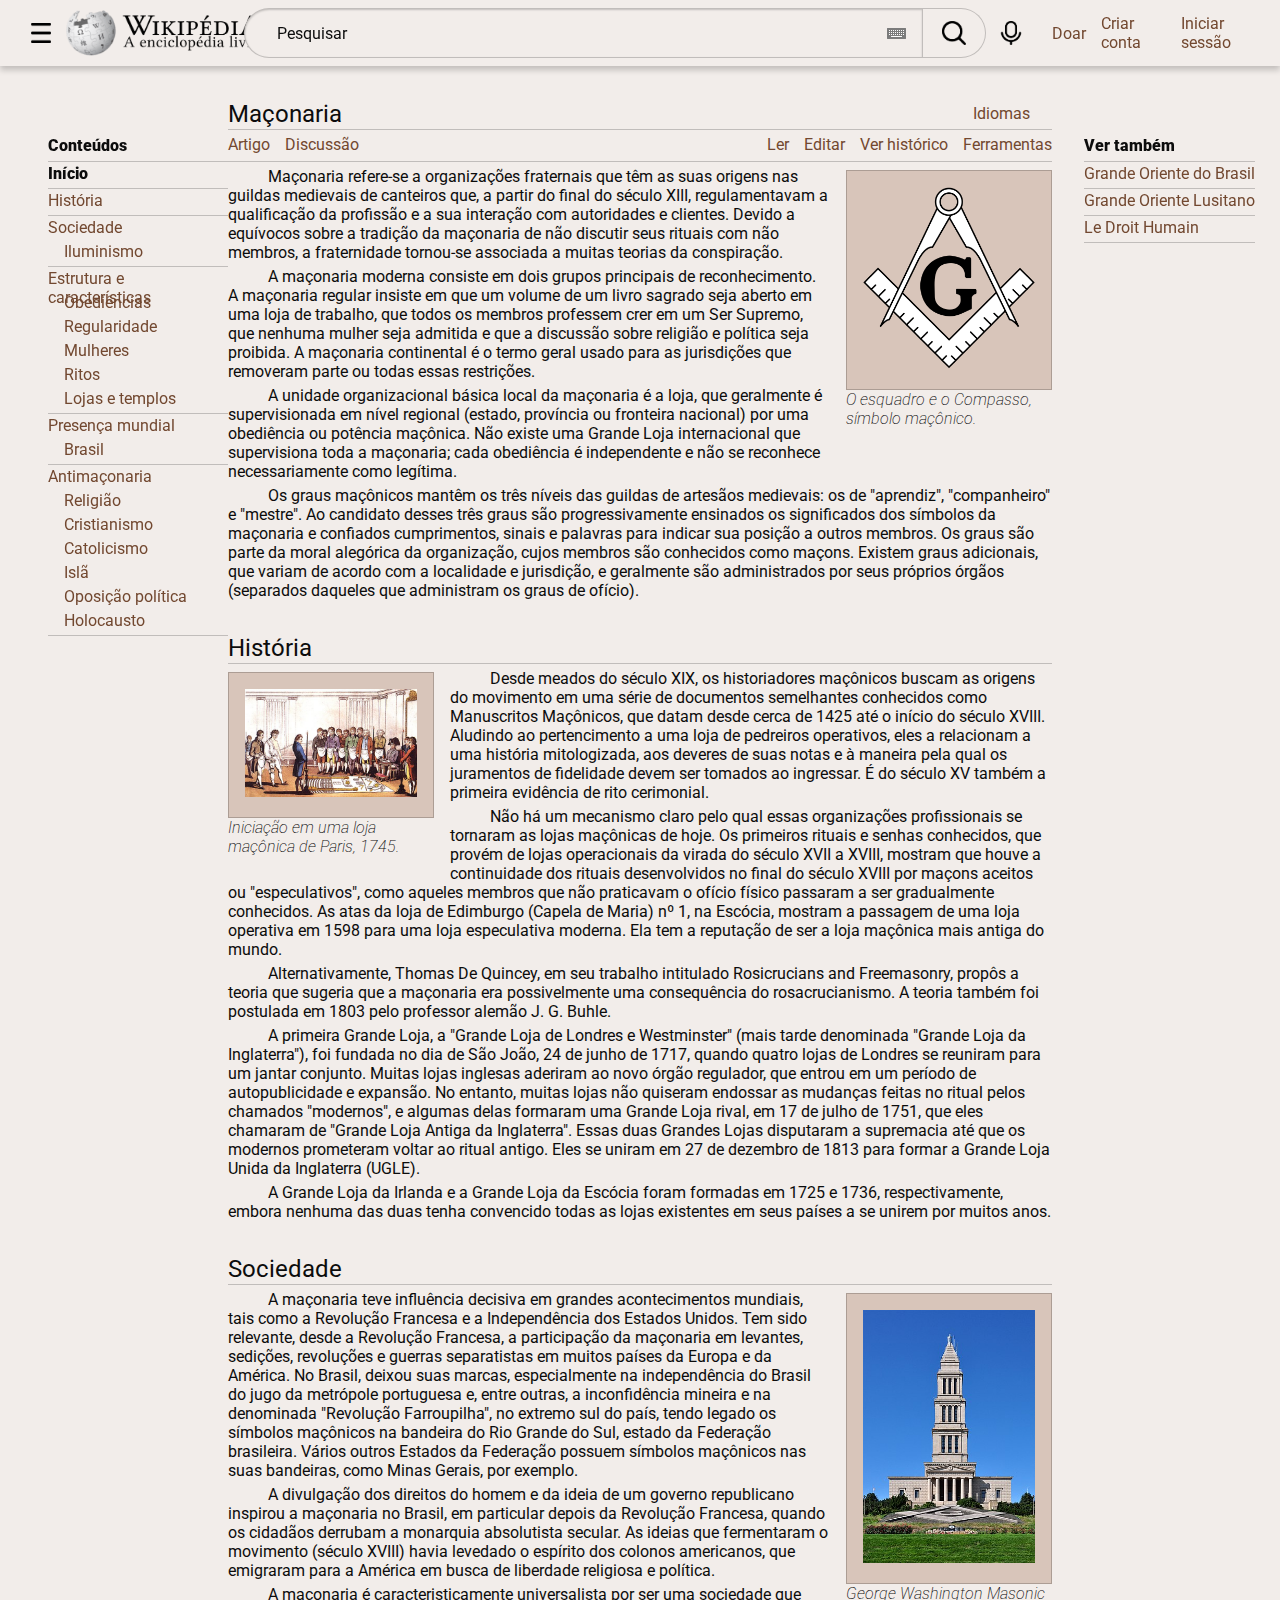
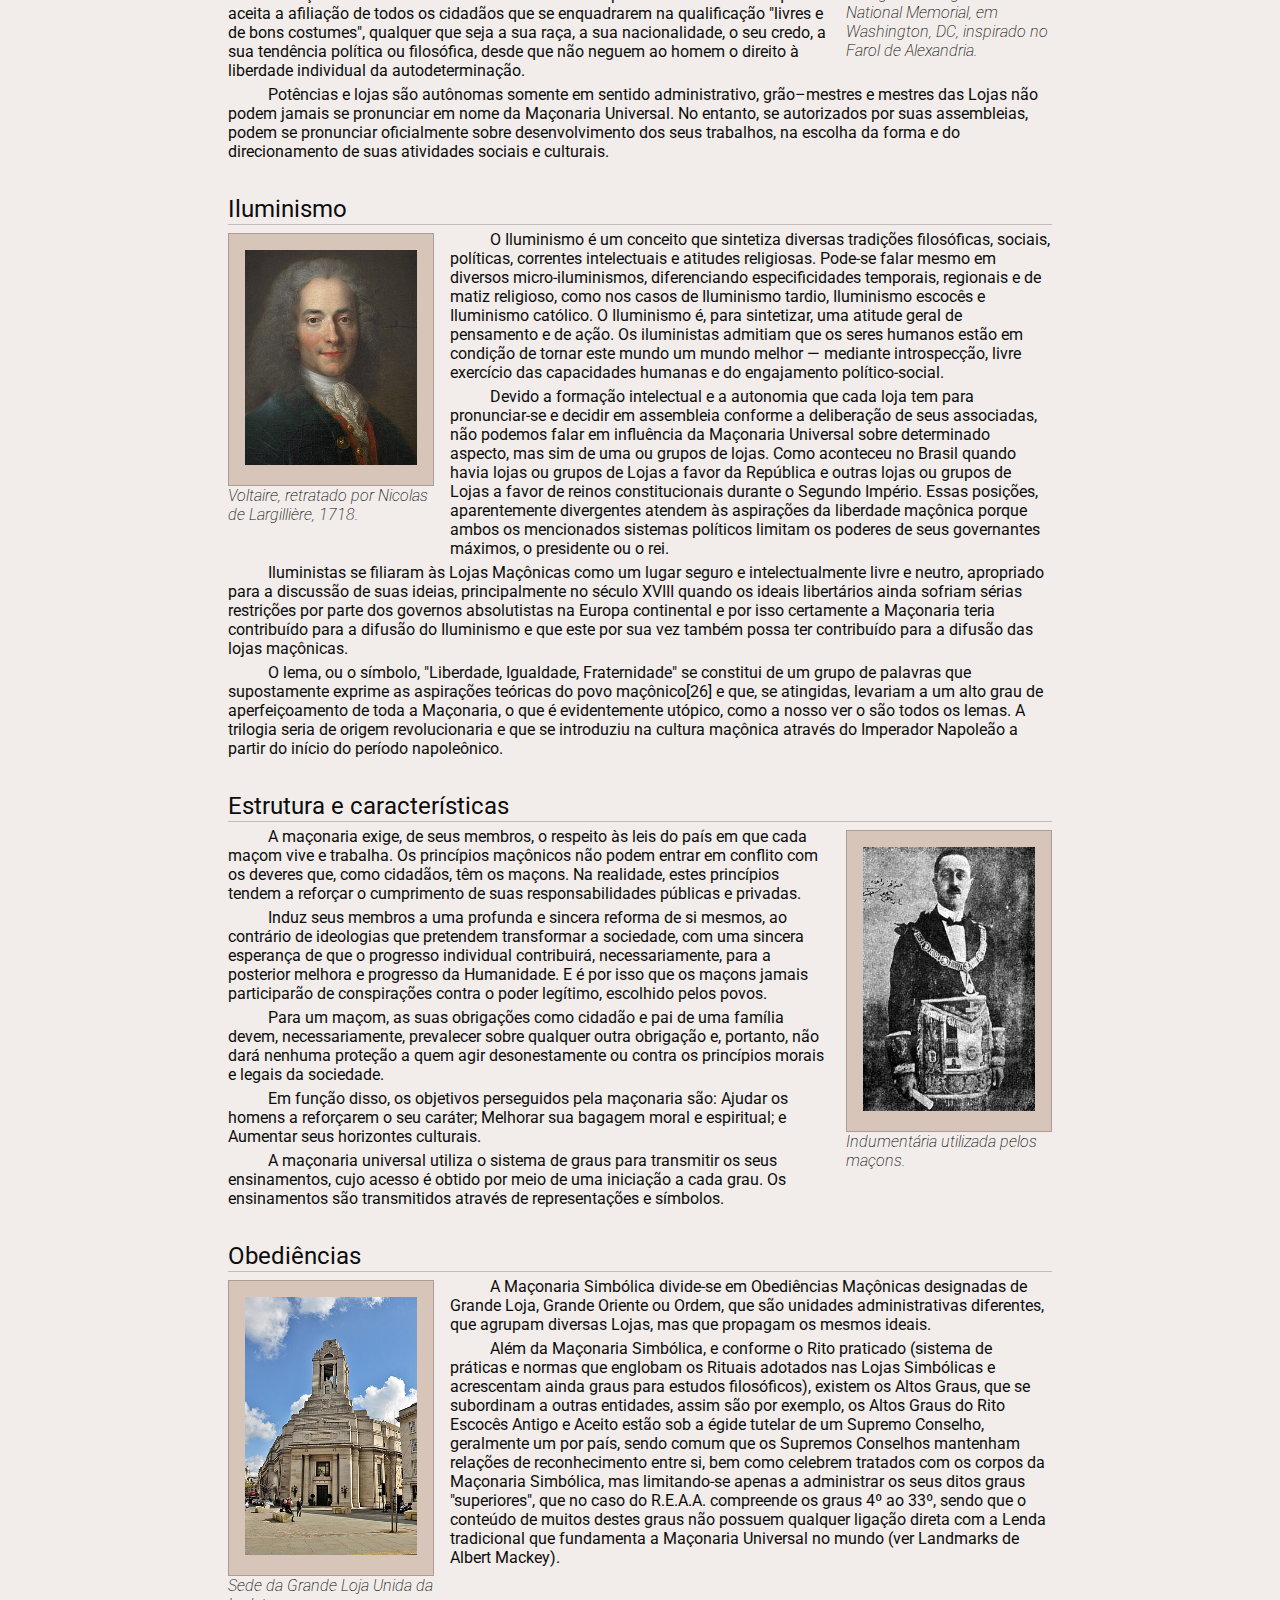
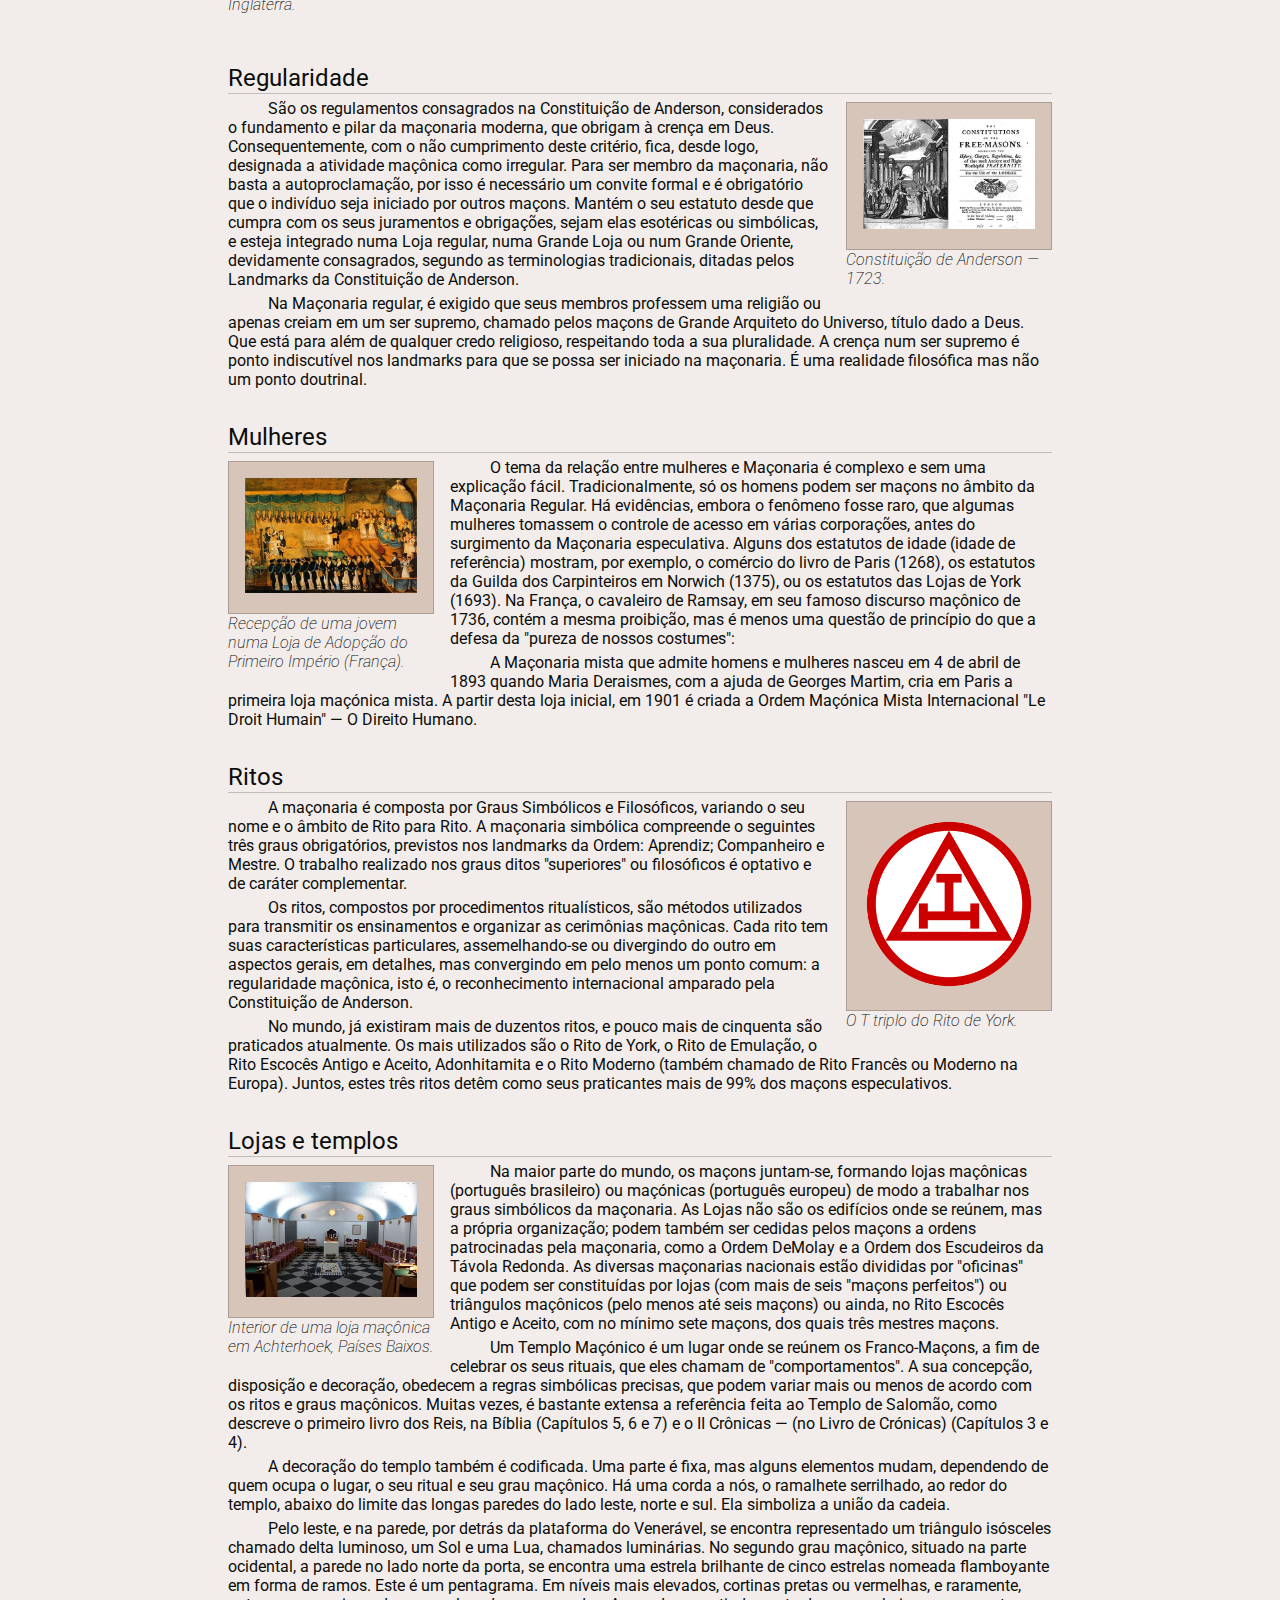
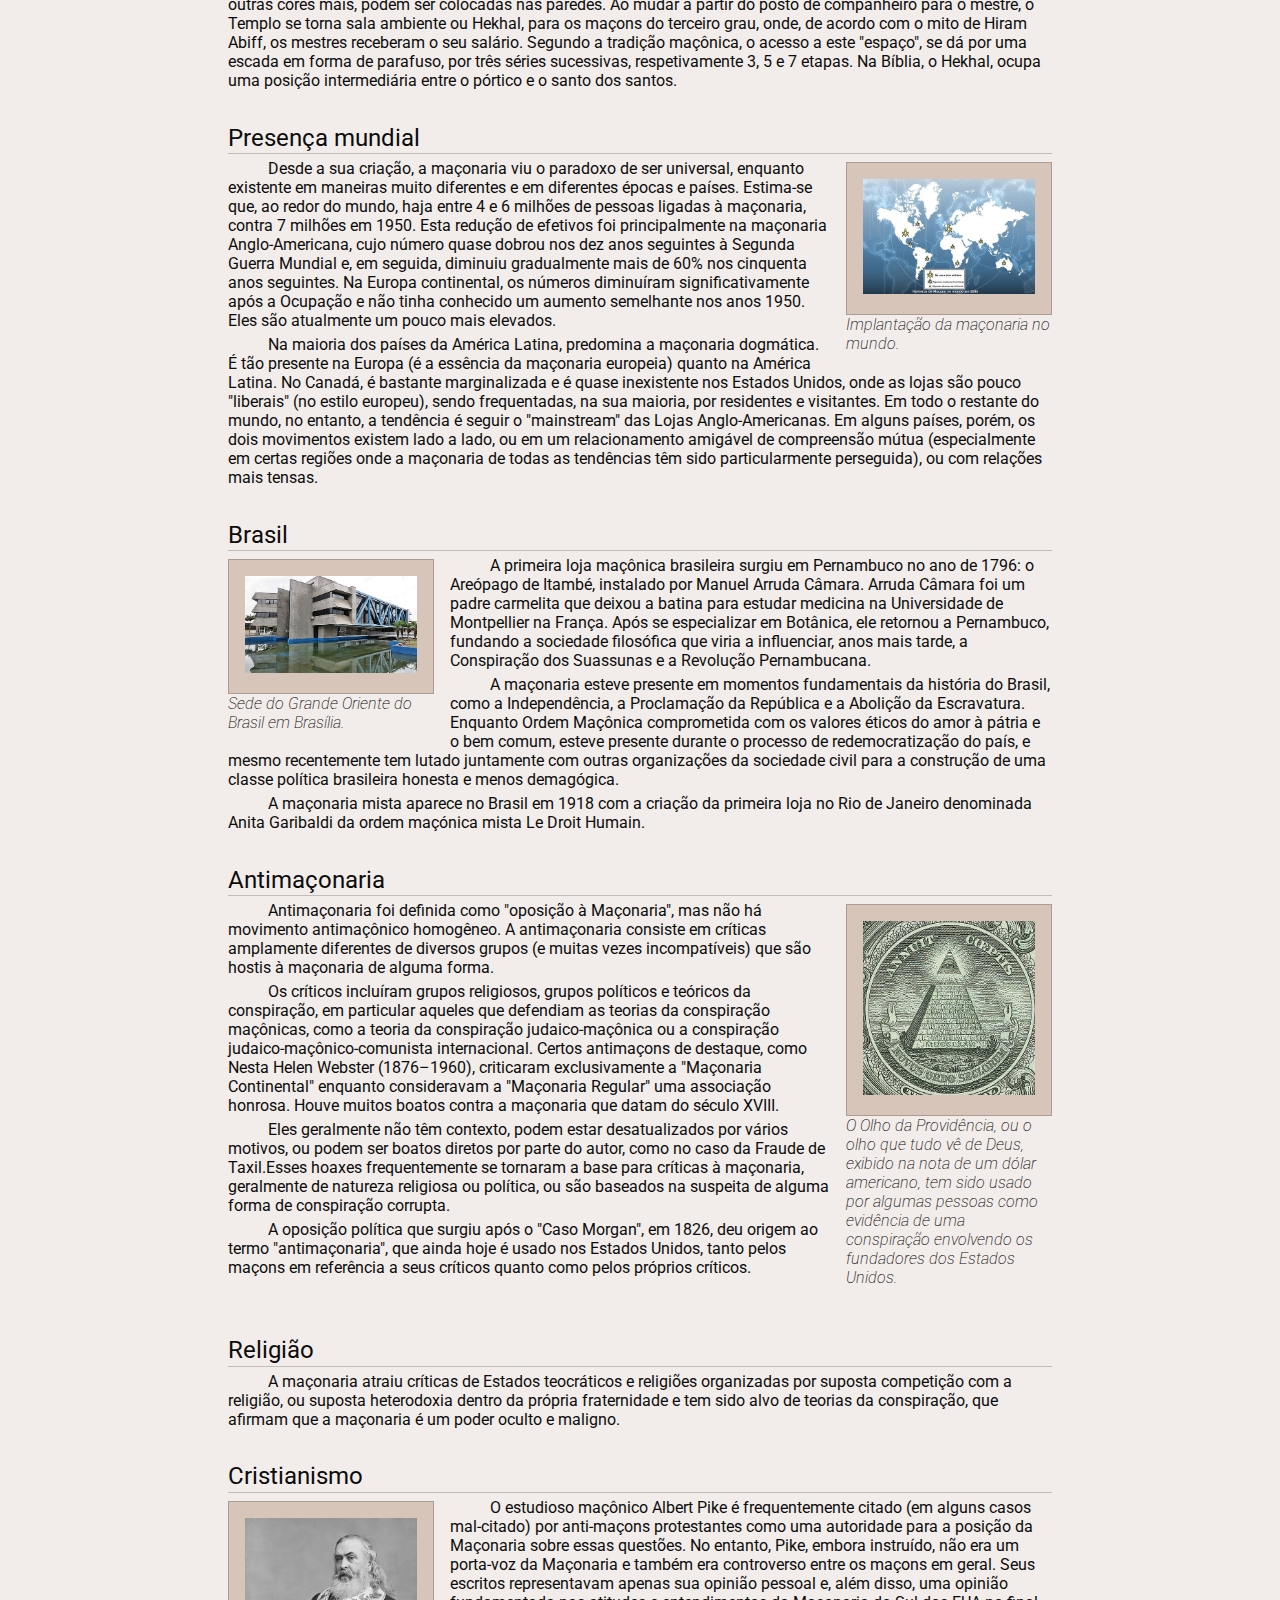
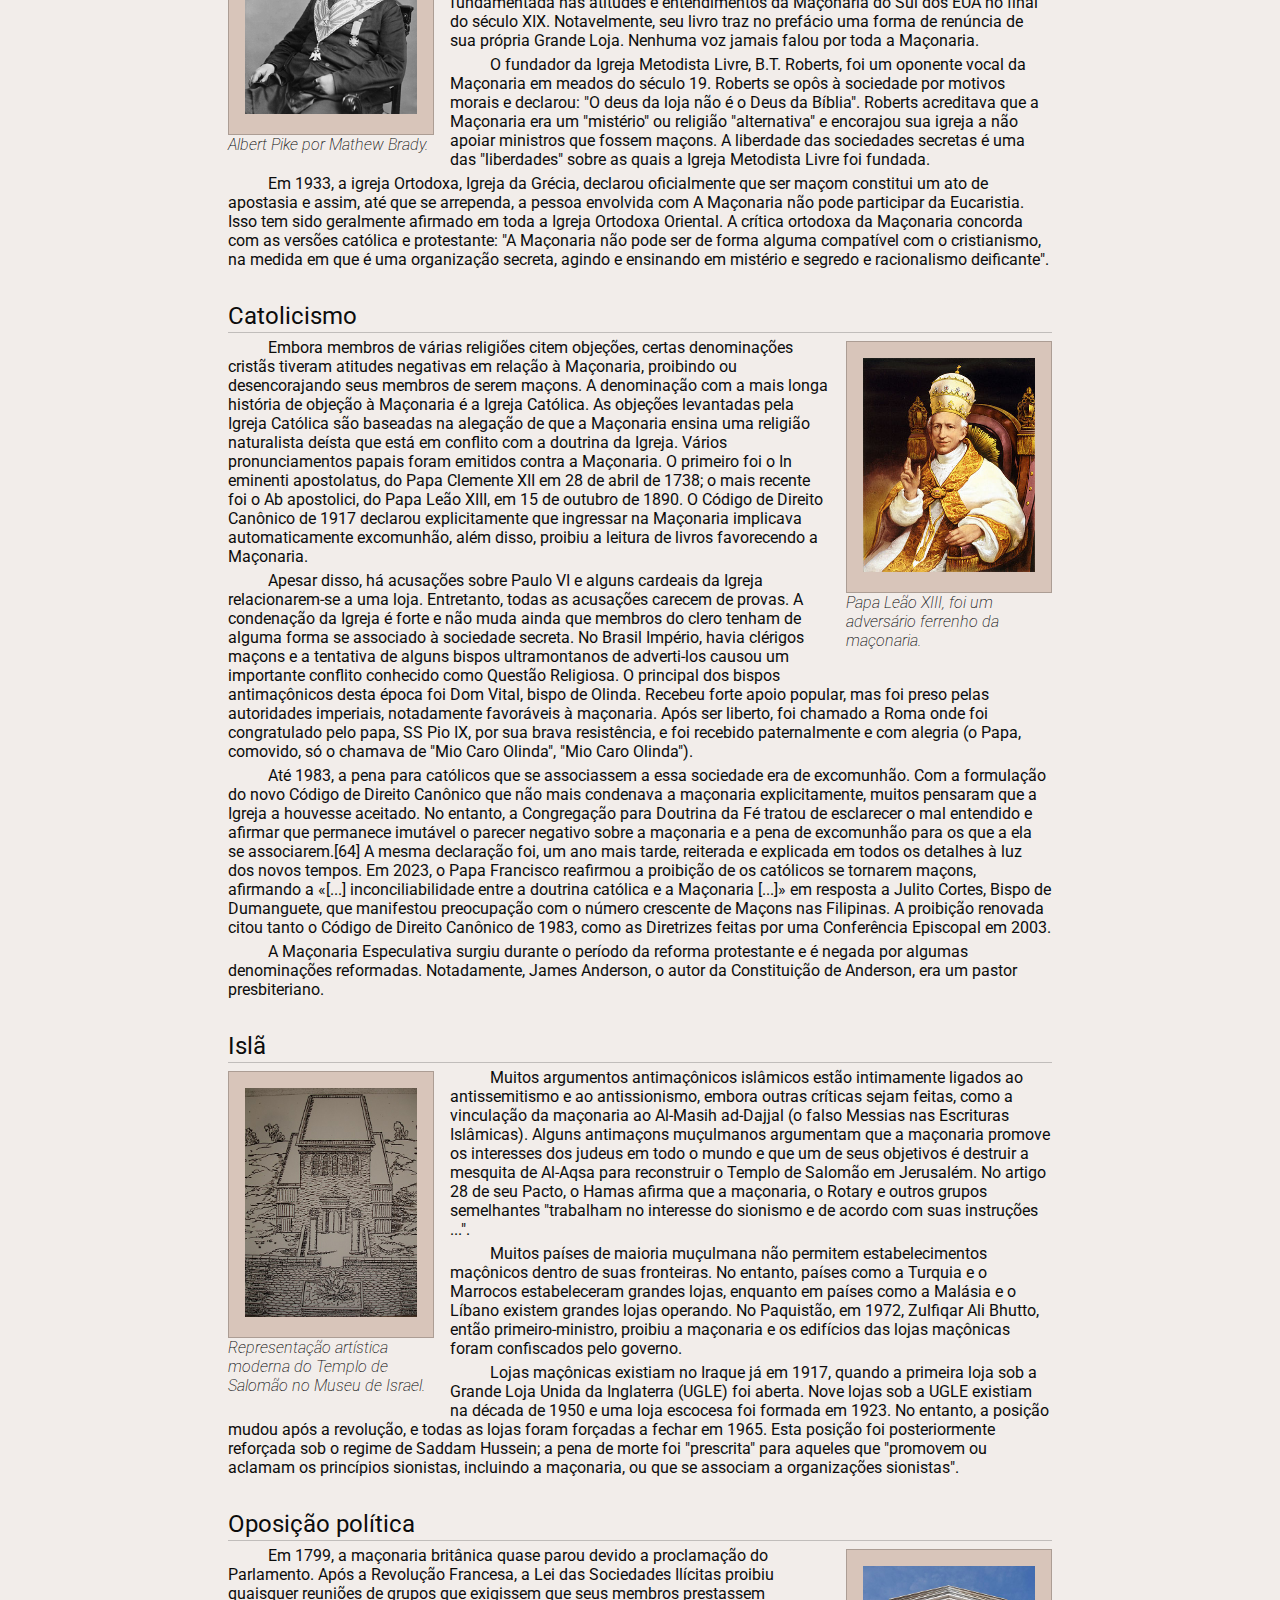
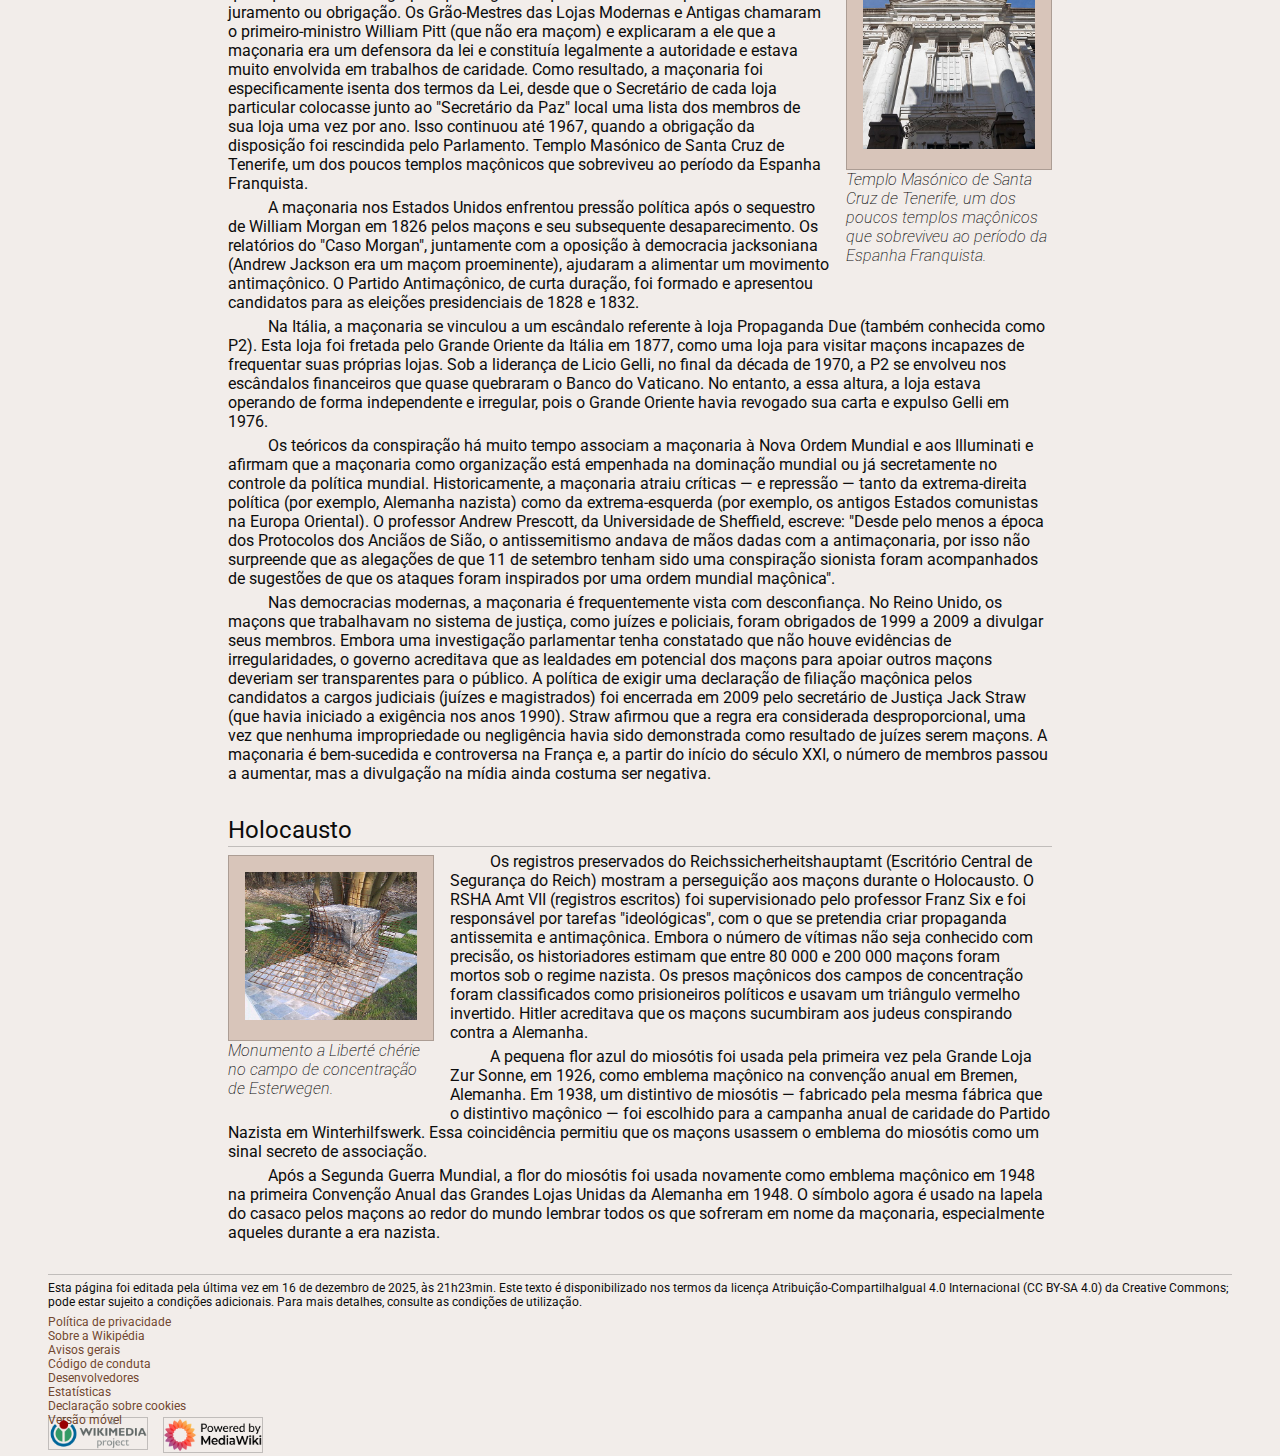
<file: index.html>
<!DOCTYPE html>
<html lang="pt-BR">
<head>
    <meta charset="UTF-8">
    <meta name="viewport" content="width=device-width, initial-scale=1.0">
    <title>Página Principal</title>
    <link rel="stylesheet" href="./assets/css/style.css" />
</head>
<body>
  <body>
    <header>
      <section class="content row-start-between" id="">
        <section class="start grow-center-start" id="">
          <sction class="navbar grow-center-start" id="">
            <nav class="menu row-center-center" id="">
              <img src="./assets/images/menu.png" alt="" />
            </nav>
            <section class="logo grow-center-start" id="">
              <img src="./assets/images/logo.png" alt="" />
            </section>
          </sction>
        </section>
        <section class="center grow-center-center" id="">
          <section class="searchbox grow-center-center" id="">
            <section class="input grow-center-start" id="">
              <form action="">
                <label for="pesquisar">Pesquisar</label>
                <input type="text" id="pesquisar" />
              </form>
              <section class="keyboard row-center-center" id="">
                <img src="./assets/images/tia.png" alt="" />
              </section>
            </section>
            <section class="button row-center-center" id="">
              <img src="./assets/images/search.png" alt="" />
            </section>
            <section class="feedback menu row-center-center" id="">
              <img src="./assets/images/feedback.png" alt="" />
            </section>
          </section>
        </section>
        <section class="end grow-center-end" id="">
          <section class="navbar grow-center-end" id="">
            <nav class="login row-center-center" id="">
              <ul>
                <li><a href="#">Doar</a></li>
              </ul>
              <ul>
                <li><a href="#">Criar conta</a></li>
              </ul>
              <ul>
                <li><a href="#">Iniciar sessão</a></li>
              </ul>
            </nav>
          </section>
        </section>
      </section>
    </header>

    <main>
      <section class="content row-start-between" id="">
        <section class="start grow-center-start" id="">
          <section class="navbar grow-center-start" id="">
            <nav class="menu column-start-center" id="">
              <section class="primary grow-center-start" id="">
                <h1>Conteúdos</h1>
              </section>
              <section class="secondary grow-column-end" id="">
                <ul class="inicio">
                  <li><a href="#maconaria">Início</a></li>
                </ul>
                <ul>
                  <li><a href="#historia">História</a></li>
                </ul>
                <ul>
                  <li><a href="#sociedade">Sociedade</a></li>
                  <li class="submenu"><a href="#iluminismo">Iluminismo</a></li>
                </ul>
                <ul>
                  <li><a href="#estrutura">Estrutura e características</a></li>
                  <li class="submenu"><a href="#obediencias">Obediências</a></li>
                  <li class="submenu"><a href="#regularidade">Regularidade</a></li>
                  <li class="submenu"><a href="#mulheres">Mulheres</a></li>
                  <li class="submenu"><a href="#ritos">Ritos</a></li>
                  <li class="submenu"><a href="#lojas">Lojas e templos</a></li>
                </ul>
                <ul>
                  <li><a href="#presenca">Presença mundial</a></li>
                  <li class="submenu"><a href="#brasil">Brasil</a></li>
                </ul>
                <ul>
                  <li><a href="#antimaconaria">Antimaçonaria</a></li>
                  <li class="submenu"><a href="#religiao">Religião</a></li>
                  <li class="submenu"><a href="#cristianismo">Cristianismo</a></li>
                  <li class="submenu"><a href="#catolicismo">Catolicismo</a></li>
                  <li class="submenu"><a href="#isla">Islã</a></li>
                  <li class="submenu"><a href="#oposicao">Oposição política</a></li>
                  <li class="submenu"><a href="#holocausto">Holocausto</a></li>
                </ul>
              </section>
            </nav>
          </section>
        </section>
        <section class="center grow-center-center" id="">
          <section class="articles column-start-center" id="">
            <article class="column-start-center" id="maconaria">
              <section class="top row-center-between" id="">
                <section class="left grow-center-start" id="">
                  <h1>Maçonaria</h1>
                </section>
                <section class="right grow-center-end" id="">
                  <ul class="row-center-center">
                    <li><a href="">Idiomas</a></li>
                  </ul>
                </section>
              </section>
              <section class="middle row-center-between" id="">
                <section class="left grow-center-start" id="">
                  <ul class="row-center-center">
                    <li><a href="">Artigo</a></li>
                  </ul>
                  <ul class="row-center-center">
                    <li><a href="">Discussão</a></li>
                  </ul>
                </section>
                <section class="right grow-center-end" id="">
                  <ul class="row-center-center">
                    <li><a href="">Ler</a></li>
                  </ul>
                  <ul class="row-center-center">
                    <li><a href="">Editar</a></li>
                  </ul>
                  <ul class="row-center-center">
                    <li><a href="">Ver histórico</a></li>
                  </ul>
                  <ul class="row-center-center">
                    <li><a href="">Ferramentas</a></li>
                  </ul>
                </section>
              </section>
              <section class="botton">
                <figure id="figure-right">
                  <img src="./assets/images/Square_compasses.svg.png" alt="O esquadro e o Compasso, símbolo maçônico." />
                  <figcaption>O esquadro e o Compasso, símbolo maçônico.</figcaption>
                </figure>

                <p>
                  Maçonaria refere-se a organizações fraternais que têm as suas origens nas guildas medievais de canteiros que, a partir do final do século
                  XIII, regulamentavam a qualificação da profissão e a sua interação com autoridades e clientes. Devido a equívocos sobre a tradição da
                  maçonaria de não discutir seus rituais com não membros, a fraternidade tornou-se associada a muitas teorias da conspiração.
                </p>
                <p>
                  A maçonaria moderna consiste em dois grupos principais de reconhecimento. A maçonaria regular insiste em que um volume de um livro sagrado
                  seja aberto em uma loja de trabalho, que todos os membros professem crer em um Ser Supremo, que nenhuma mulher seja admitida e que a discussão
                  sobre religião e política seja proibida. A maçonaria continental é o termo geral usado para as jurisdições que removeram parte ou todas essas
                  restrições.
                </p>
                <p>
                  A unidade organizacional básica local da maçonaria é a loja, que geralmente é supervisionada em nível regional (estado, província ou fronteira
                  nacional) por uma obediência ou potência maçônica. Não existe uma Grande Loja internacional que supervisiona toda a maçonaria; cada obediência
                  é independente e não se reconhece necessariamente como legítima.
                </p>
                <p>
                  Os graus maçônicos mantêm os três níveis das guildas de artesãos medievais: os de "aprendiz", "companheiro" e "mestre". Ao candidato desses
                  três graus são progressivamente ensinados os significados dos símbolos da maçonaria e confiados cumprimentos, sinais e palavras para indicar
                  sua posição a outros membros. Os graus são parte da moral alegórica da organização, cujos membros são conhecidos como maçons. Existem graus
                  adicionais, que variam de acordo com a localidade e jurisdição, e geralmente são administrados por seus próprios órgãos (separados daqueles
                  que administram os graus de ofício).
                </p>
              </section>
            </article>
            <article class="column-start-center" id="historia">
              <section class="top row-center-between" id="">
                <section class="left grow-center-start" id="">
                  <h1>História</h1>
                </section>
                <section class="right grow-center-end" id="">
                  <!--<ul>
                    <li><a href=""></a></li>
                  </ul>-->
                </section>
              </section>
              <section class="botton">
                <figure id="figure-left">
                  <img src="./assets/images/Freimaurer_Initiation.jpg" alt="Iniciação em uma loja maçônica de Paris, 1745." />
                  <figcaption>Iniciação em uma loja maçônica de Paris, 1745.</figcaption>
                </figure>
                <p>
                  Desde meados do século XIX, os historiadores maçônicos buscam as origens do movimento em uma série de documentos semelhantes conhecidos como
                  Manuscritos Maçônicos, que datam desde cerca de 1425 até o início do século XVIII. Aludindo ao pertencimento a uma loja de pedreiros
                  operativos, eles a relacionam a uma história mitologizada, aos deveres de suas notas e à maneira pela qual os juramentos de fidelidade devem
                  ser tomados ao ingressar. É do século XV também a primeira evidência de rito cerimonial.
                </p>
                <p>
                  Não há um mecanismo claro pelo qual essas organizações profissionais se tornaram as lojas maçônicas de hoje. Os primeiros rituais e senhas
                  conhecidos, que provém de lojas operacionais da virada do século XVII a XVIII, mostram que houve a continuidade dos rituais desenvolvidos no
                  final do século XVIII por maçons aceitos ou "especulativos", como aqueles membros que não praticavam o ofício físico passaram a ser
                  gradualmente conhecidos. As atas da loja de Edimburgo (Capela de Maria) nº 1, na Escócia, mostram a passagem de uma loja operativa em 1598
                  para uma loja especulativa moderna. Ela tem a reputação de ser a loja maçônica mais antiga do mundo.
                </p>
                <p>
                  Alternativamente, Thomas De Quincey, em seu trabalho intitulado Rosicrucians and Freemasonry, propôs a teoria que sugeria que a maçonaria era
                  possivelmente uma consequência do rosacrucianismo. A teoria também foi postulada em 1803 pelo professor alemão J. G. Buhle.
                </p>
                <p>
                  A primeira Grande Loja, a "Grande Loja de Londres e Westminster" (mais tarde denominada "Grande Loja da Inglaterra"), foi fundada no dia de
                  São João, 24 de junho de 1717, quando quatro lojas de Londres se reuniram para um jantar conjunto. Muitas lojas inglesas aderiram ao novo
                  órgão regulador, que entrou em um período de autopublicidade e expansão. No entanto, muitas lojas não quiseram endossar as mudanças feitas no
                  ritual pelos chamados "modernos", e algumas delas formaram uma Grande Loja rival, em 17 de julho de 1751, que eles chamaram de "Grande Loja
                  Antiga da Inglaterra". Essas duas Grandes Lojas disputaram a supremacia até que os modernos prometeram voltar ao ritual antigo. Eles se uniram
                  em 27 de dezembro de 1813 para formar a Grande Loja Unida da Inglaterra (UGLE).
                </p>
                <p>
                  A Grande Loja da Irlanda e a Grande Loja da Escócia foram formadas em 1725 e 1736, respectivamente, embora nenhuma das duas tenha convencido
                  todas as lojas existentes em seus países a se unirem por muitos anos.
                </p>
              </section>
            </article>
            <article class="column-start-center" id="sociedade">
              <section class="top row-center-between" id="">
                <section class="left grow-center-start" id="">
                  <h1>Sociedade</h1>
                </section>
                <section class="right grow-center-end" id="">
                  <!--<ul>
                    <li><a href=""></a></li>
                  </ul>-->
                </section>
              </section>
              <section class="botton">
                <figure id="figure-right">
                  <img
                    src="./assets/images/Front_View_of_George_Washington_Masonic_National_Memorial.jpg"
                    alt="George Washington Masonic National Memorial, em Washington, DC, inspirado no Farol de Alexandria."
                  />
                  <figcaption>George Washington Masonic National Memorial, em Washington, DC, inspirado no Farol de Alexandria.</figcaption>
                </figure>
                <p>
                  A maçonaria teve influência decisiva em grandes acontecimentos mundiais, tais como a Revolução Francesa e a Independência dos Estados Unidos.
                  Tem sido relevante, desde a Revolução Francesa, a participação da maçonaria em levantes, sedições, revoluções e guerras separatistas em muitos
                  países da Europa e da América. No Brasil, deixou suas marcas, especialmente na independência do Brasil do jugo da metrópole portuguesa e,
                  entre outras, a inconfidência mineira e na denominada "Revolução Farroupilha", no extremo sul do país, tendo legado os símbolos maçônicos na
                  bandeira do Rio Grande do Sul, estado da Federação brasileira. Vários outros Estados da Federação possuem símbolos maçônicos nas suas
                  bandeiras, como Minas Gerais, por exemplo.
                </p>
                <p>
                  A divulgação dos direitos do homem e da ideia de um governo republicano inspirou a maçonaria no Brasil, em particular depois da Revolução
                  Francesa, quando os cidadãos derrubam a monarquia absolutista secular. As ideias que fermentaram o movimento (século XVIII) havia levedado o
                  espírito dos colonos americanos, que emigraram para a América em busca de liberdade religiosa e política.
                </p>
                <p>
                  A maçonaria é caracteristicamente universalista por ser uma sociedade que aceita a afiliação de todos os cidadãos que se enquadrarem na
                  qualificação "livres e de bons costumes", qualquer que seja a sua raça, a sua nacionalidade, o seu credo, a sua tendência política ou
                  filosófica, desde que não neguem ao homem o direito à liberdade individual da autodeterminação.
                </p>
                <p>
                  Potências e lojas são autônomas somente em sentido administrativo, grão–mestres e mestres das Lojas não podem jamais se pronunciar em nome da
                  Maçonaria Universal. No entanto, se autorizados por suas assembleias, podem se pronunciar oficialmente sobre desenvolvimento dos seus
                  trabalhos, na escolha da forma e do direcionamento de suas atividades sociais e culturais.
                </p>
              </section>
            </article>
            <article class="column-start-center" id="iluminismo">
              <section class="top row-center-between" id="">
                <section class="left grow-center-start" id="">
                  <h1>Iluminismo</h1>
                </section>
                <section class="right grow-center-end" id="">
                  <!--<ul>
                    <li><a href=""></a></li>
                  </ul>-->
                </section>
              </section>
              <section class="botton">
                <figure id="figure-left">
                  <img
                    src="./assets/images/Atelier_de_Nicolas_de_Largillière,_portrait_de_Voltaire,_détail_(musée_Carnavalet)_-002.jpg"
                    alt="Voltaire, retratado por Nicolas de Largillière, 1718."
                  />
                  <figcaption>Voltaire, retratado por Nicolas de Largillière, 1718.</figcaption>
                </figure>
                <p>
                  O Iluminismo é um conceito que sintetiza diversas tradições filosóficas, sociais, políticas, correntes intelectuais e atitudes religiosas.
                  Pode-se falar mesmo em diversos micro-iluminismos, diferenciando especificidades temporais, regionais e de matiz religioso, como nos casos de
                  Iluminismo tardio, Iluminismo escocês e Iluminismo católico. O Iluminismo é, para sintetizar, uma atitude geral de pensamento e de ação. Os
                  iluministas admitiam que os seres humanos estão em condição de tornar este mundo um mundo melhor — mediante introspecção, livre exercício das
                  capacidades humanas e do engajamento político-social.
                </p>
                <p>
                  Devido a formação intelectual e a autonomia que cada loja tem para pronunciar-se e decidir em assembleia conforme a deliberação de seus
                  associadas, não podemos falar em influência da Maçonaria Universal sobre determinado aspecto, mas sim de uma ou grupos de lojas. Como
                  aconteceu no Brasil quando havia lojas ou grupos de Lojas a favor da República e outras lojas ou grupos de Lojas a favor de reinos
                  constitucionais durante o Segundo Império. Essas posições, aparentemente divergentes atendem às aspirações da liberdade maçônica porque ambos
                  os mencionados sistemas políticos limitam os poderes de seus governantes máximos, o presidente ou o rei.
                </p>
                <p>
                  Iluministas se filiaram às Lojas Maçônicas como um lugar seguro e intelectualmente livre e neutro, apropriado para a discussão de suas ideias,
                  principalmente no século XVIII quando os ideais libertários ainda sofriam sérias restrições por parte dos governos absolutistas na Europa
                  continental e por isso certamente a Maçonaria teria contribuído para a difusão do Iluminismo e que este por sua vez também possa ter
                  contribuído para a difusão das lojas maçônicas.
                </p>
                <p>
                  O lema, ou o símbolo, "Liberdade, Igualdade, Fraternidade" se constitui de um grupo de palavras que supostamente exprime as aspirações
                  teóricas do povo maçônico[26] e que, se atingidas, levariam a um alto grau de aperfeiçoamento de toda a Maçonaria, o que é evidentemente
                  utópico, como a nosso ver o são todos os lemas. A trilogia seria de origem revolucionaria e que se introduziu na cultura maçônica através do
                  Imperador Napoleão a partir do início do período napoleônico.
                </p>
              </section>
            </article>
            <article class="column-start-center" id="estrutura">
              <section class="top row-center-between" id="">
                <section class="left grow-center-start" id="">
                  <h1>Estrutura e características</h1>
                </section>
                <section class="right grow-center-end" id="">
                  <!--<ul>
                    <li><a href=""></a></li>
                  </ul>-->
                </section>
              </section>
              <section class="botton">
                <figure id="figure-right">
                  <img src="./assets/images/293px-Ahmad_nami.jpg" alt="Indumentária utilizada pelos maçons." />
                  <figcaption>Indumentária utilizada pelos maçons.</figcaption>
                </figure>
                <p>
                  A maçonaria exige, de seus membros, o respeito às leis do país em que cada maçom vive e trabalha. Os princípios maçônicos não podem entrar em
                  conflito com os deveres que, como cidadãos, têm os maçons. Na realidade, estes princípios tendem a reforçar o cumprimento de suas
                  responsabilidades públicas e privadas.
                </p>
                <p>
                  Induz seus membros a uma profunda e sincera reforma de si mesmos, ao contrário de ideologias que pretendem transformar a sociedade, com uma
                  sincera esperança de que o progresso individual contribuirá, necessariamente, para a posterior melhora e progresso da Humanidade. E é por isso
                  que os maçons jamais participarão de conspirações contra o poder legítimo, escolhido pelos povos.
                </p>
                <p>
                  Para um maçom, as suas obrigações como cidadão e pai de uma família devem, necessariamente, prevalecer sobre qualquer outra obrigação e,
                  portanto, não dará nenhuma proteção a quem agir desonestamente ou contra os princípios morais e legais da sociedade.
                </p>
                <p>
                  Em função disso, os objetivos perseguidos pela maçonaria são: Ajudar os homens a reforçarem o seu caráter; Melhorar sua bagagem moral e
                  espiritual; e Aumentar seus horizontes culturais.
                </p>
                <p>
                  A maçonaria universal utiliza o sistema de graus para transmitir os seus ensinamentos, cujo acesso é obtido por meio de uma iniciação a cada
                  grau. Os ensinamentos são transmitidos através de representações e símbolos.
                </p>
              </section>
            </article>
            <article class="column-start-center" id="obediencias">
              <section class="top row-center-between" id="">
                <section class="left grow-center-start" id="">
                  <h1>Obediências</h1>
                </section>
                <section class="right grow-center-end" id="">
                  <!--<ul>
                    <li><a href=""></a></li>
                  </ul>-->
                </section>
              </section>
              <section class="botton">
                <figure id="figure-left">
                  <img src="./assets/images/Freemasons'_Hall,_London.JPG" alt="Sede da Grande Loja Unida da Inglaterra." />
                  <figcaption>Sede da Grande Loja Unida da Inglaterra.</figcaption>
                </figure>
                <p>
                  A Maçonaria Simbólica divide-se em Obediências Maçônicas designadas de Grande Loja, Grande Oriente ou Ordem, que são unidades administrativas
                  diferentes, que agrupam diversas Lojas, mas que propagam os mesmos ideais.
                </p>
                <p>
                  Além da Maçonaria Simbólica, e conforme o Rito praticado (sistema de práticas e normas que englobam os Rituais adotados nas Lojas Simbólicas e
                  acrescentam ainda graus para estudos filosóficos), existem os Altos Graus, que se subordinam a outras entidades, assim são por exemplo, os
                  Altos Graus do Rito Escocês Antigo e Aceito estão sob a égide tutelar de um Supremo Conselho, geralmente um por país, sendo comum que os
                  Supremos Conselhos mantenham relações de reconhecimento entre si, bem como celebrem tratados com os corpos da Maçonaria Simbólica, mas
                  limitando-se apenas a administrar os seus ditos graus "superiores", que no caso do R.E.A.A. compreende os graus 4º ao 33º, sendo que o
                  conteúdo de muitos destes graus não possuem qualquer ligação direta com a Lenda tradicional que fundamenta a Maçonaria Universal no mundo (ver
                  Landmarks de Albert Mackey).
                </p>
              </section>
            </article>
            <article class="column-start-center" id="regularidade">
              <section class="top row-center-between" id="">
                <section class="left grow-center-start" id="">
                  <h1>Regularidade</h1>
                </section>
                <section class="right grow-center-end" id="">
                  <!--<ul>
                    <li><a href=""></a></li>
                  </ul>-->
                </section>
              </section>
              <section class="botton">
                <figure id="figure-right">
                  <img src="./assets/images/Anderson'sConstitutions.jpg" alt="Constituição de Anderson — 1723." />
                  <figcaption>Constituição de Anderson — 1723.</figcaption>
                </figure>
                <p>
                  São os regulamentos consagrados na Constituição de Anderson, considerados o fundamento e pilar da maçonaria moderna, que obrigam à crença em
                  Deus. Consequentemente, com o não cumprimento deste critério, fica, desde logo, designada a atividade maçônica como irregular. Para ser membro
                  da maçonaria, não basta a autoproclamação, por isso é necessário um convite formal e é obrigatório que o indivíduo seja iniciado por outros
                  maçons. Mantém o seu estatuto desde que cumpra com os seus juramentos e obrigações, sejam elas esotéricas ou simbólicas, e esteja integrado
                  numa Loja regular, numa Grande Loja ou num Grande Oriente, devidamente consagrados, segundo as terminologias tradicionais, ditadas pelos
                  Landmarks da Constituição de Anderson.
                </p>
                <p>
                  Na Maçonaria regular, é exigido que seus membros professem uma religião ou apenas creiam em um ser supremo, chamado pelos maçons de Grande
                  Arquiteto do Universo, título dado a Deus. Que está para além de qualquer credo religioso, respeitando toda a sua pluralidade. A crença num
                  ser supremo é ponto indiscutível nos landmarks para que se possa ser iniciado na maçonaria. É uma realidade filosófica mas não um ponto
                  doutrinal.
                </p>
              </section>
            </article>
            <article class="column-start-center" id="mulheres">
              <section class="top row-center-between" id="">
                <section class="left grow-center-start" id="">
                  <h1>Mulheres</h1>
                </section>
                <section class="right grow-center-end" id="">
                  <!--<ul>
                    <li><a href=""></a></li>
                  </ul>-->
                </section>
              </section>
              <section class="botton">
                <figure id="figure-left">
                  <img src="./assets/images/LogeAdoption.jpg" alt="Recepção de uma jovem numa Loja de Adopção do Primeiro Império (França)." />
                  <figcaption>Recepção de uma jovem numa Loja de Adopção do Primeiro Império (França).</figcaption>
                </figure>
                <p>
                  O tema da relação entre mulheres e Maçonaria é complexo e sem uma explicação fácil. Tradicionalmente, só os homens podem ser maçons no âmbito
                  da Maçonaria Regular. Há evidências, embora o fenômeno fosse raro, que algumas mulheres tomassem o controle de acesso em várias corporações,
                  antes do surgimento da Maçonaria especulativa. Alguns dos estatutos de idade (idade de referência) mostram, por exemplo, o comércio do livro
                  de Paris (1268), os estatutos da Guilda dos Carpinteiros em Norwich (1375), ou os estatutos das Lojas de York (1693). Na França, o cavaleiro
                  de Ramsay, em seu famoso discurso maçônico de 1736, contém a mesma proibição, mas é menos uma questão de princípio do que a defesa da "pureza
                  de nossos costumes":
                </p>
                <p>
                  A Maçonaria mista que admite homens e mulheres nasceu em 4 de abril de 1893 quando Maria Deraismes, com a ajuda de Georges Martim, cria em
                  Paris a primeira loja maçónica mista. A partir desta loja inicial, em 1901 é criada a Ordem Maçónica Mista Internacional "Le Droit Humain" — O
                  Direito Humano.
                </p>
              </section>
            </article>
            <article class="column-start-center" id="ritos">
              <section class="top row-center-between" id="">
                <section class="left grow-center-start" id="">
                  <h1>Ritos</h1>
                </section>
                <section class="right grow-center-end" id="">
                  <!--<ul>
                    <li><a href=""></a></li>
                  </ul>-->
                </section>
              </section>
              <section class="botton">
                <figure id="figure-right">
                  <img src="./assets/images/Triple_tau.svg.png" alt="O T triplo do Rito de York." />
                  <figcaption>O T triplo do Rito de York.</figcaption>
                </figure>
                <p>
                  A maçonaria é composta por Graus Simbólicos e Filosóficos, variando o seu nome e o âmbito de Rito para Rito. A maçonaria simbólica compreende
                  o seguintes três graus obrigatórios, previstos nos landmarks da Ordem: Aprendiz; Companheiro e Mestre. O trabalho realizado nos graus ditos
                  "superiores" ou filosóficos é optativo e de caráter complementar.
                </p>
                <p>
                  Os ritos, compostos por procedimentos ritualísticos, são métodos utilizados para transmitir os ensinamentos e organizar as cerimônias
                  maçônicas. Cada rito tem suas características particulares, assemelhando-se ou divergindo do outro em aspectos gerais, em detalhes, mas
                  convergindo em pelo menos um ponto comum: a regularidade maçônica, isto é, o reconhecimento internacional amparado pela Constituição de
                  Anderson.
                </p>
                <p>
                  No mundo, já existiram mais de duzentos ritos, e pouco mais de cinquenta são praticados atualmente. Os mais utilizados são o Rito de York, o
                  Rito de Emulação, o Rito Escocês Antigo e Aceito, Adonhitamita e o Rito Moderno (também chamado de Rito Francês ou Moderno na Europa). Juntos,
                  estes três ritos detêm como seus praticantes mais de 99% dos maçons especulativos.
                </p>
              </section>
            </article>
            <article class="column-start-center" id="lojas">
              <section class="top row-center-between" id="">
                <section class="left grow-center-start" id="">
                  <h1>Lojas e templos</h1>
                </section>
                <section class="right grow-center-end" id="">
                  <!--<ul>
                    <li><a href=""></a></li>
                  </ul>-->
                </section>
              </section>
              <section class="botton">
                <figure id="figure-left">
                  <img src="./assets/images/Werkplaats_vrijmetselaars_De_Achterhoek.jpg" alt="Interior de uma loja maçônica em Achterhoek, Países Baixos." />
                  <figcaption>Interior de uma loja maçônica em Achterhoek, Países Baixos.</figcaption>
                </figure>
                <p>
                  Na maior parte do mundo, os maçons juntam-se, formando lojas maçônicas (português brasileiro) ou maçónicas (português europeu) de modo a
                  trabalhar nos graus simbólicos da maçonaria. As Lojas não são os edifícios onde se reúnem, mas a própria organização; podem também ser cedidas
                  pelos maçons a ordens patrocinadas pela maçonaria, como a Ordem DeMolay e a Ordem dos Escudeiros da Távola Redonda. As diversas maçonarias
                  nacionais estão divididas por "oficinas" que podem ser constituídas por lojas (com mais de seis "maçons perfeitos") ou triângulos maçônicos
                  (pelo menos até seis maçons) ou ainda, no Rito Escocês Antigo e Aceito, com no mínimo sete maçons, dos quais três mestres maçons.
                </p>
                <p>
                  Um Templo Maçónico é um lugar onde se reúnem os Franco-Maçons, a fim de celebrar os seus rituais, que eles chamam de "comportamentos". A sua
                  concepção, disposição e decoração, obedecem a regras simbólicas precisas, que podem variar mais ou menos de acordo com os ritos e graus
                  maçônicos. Muitas vezes, é bastante extensa a referência feita ao Templo de Salomão, como descreve o primeiro livro dos Reis, na Bíblia
                  (Capítulos 5, 6 e 7) e o II Crônicas — (no Livro de Crónicas) (Capítulos 3 e 4).
                </p>
                <p>
                  A decoração do templo também é codificada. Uma parte é fixa, mas alguns elementos mudam, dependendo de quem ocupa o lugar, o seu ritual e seu
                  grau maçônico. Há uma corda a nós, o ramalhete serrilhado, ao redor do templo, abaixo do limite das longas paredes do lado leste, norte e sul.
                  Ela simboliza a união da cadeia.
                </p>
                <p>
                  Pelo leste, e na parede, por detrás da plataforma do Venerável, se encontra representado um triângulo isósceles chamado delta luminoso, um Sol
                  e uma Lua, chamados luminárias. No segundo grau maçônico, situado na parte ocidental, a parede no lado norte da porta, se encontra uma estrela
                  brilhante de cinco estrelas nomeada flamboyante em forma de ramos. Este é um pentagrama. Em níveis mais elevados, cortinas pretas ou
                  vermelhas, e raramente, outras cores mais, podem ser colocadas nas paredes. Ao mudar a partir do posto de companheiro para o mestre, o Templo
                  se torna sala ambiente ou Hekhal, para os maçons do terceiro grau, onde, de acordo com o mito de Hiram Abiff, os mestres receberam o seu
                  salário. Segundo a tradição maçônica, o acesso a este "espaço", se dá por uma escada em forma de parafuso, por três séries sucessivas,
                  respetivamente 3, 5 e 7 etapas. Na Bíblia, o Hekhal, ocupa uma posição intermediária entre o pórtico e o santo dos santos.
                </p>
              </section>
            </article>
            <article class="column-start-center" id="presenca">
              <section class="top row-center-between" id="">
                <section class="left grow-center-start" id="">
                  <h1>Presença mundial</h1>
                </section>
                <section class="right grow-center-end" id="">
                  <!--<ul>
                    <li><a href=""></a></li>
                  </ul>-->
                </section>
              </section>
              <section class="botton">
                <figure id="figure-right">
                  <img src="./assets/images/500px-Mapa_mundo_maçonaria_pt.jpg" alt="Implantação da maçonaria no mundo." />
                  <figcaption>Implantação da maçonaria no mundo.</figcaption>
                </figure>
                <p>
                  Desde a sua criação, a maçonaria viu o paradoxo de ser universal, enquanto existente em maneiras muito diferentes e em diferentes épocas e
                  países. Estima-se que, ao redor do mundo, haja entre 4 e 6 milhões de pessoas ligadas à maçonaria, contra 7 milhões em 1950. Esta redução de
                  efetivos foi principalmente na maçonaria Anglo-Americana, cujo número quase dobrou nos dez anos seguintes à Segunda Guerra Mundial e, em
                  seguida, diminuiu gradualmente mais de 60% nos cinquenta anos seguintes. Na Europa continental, os números diminuíram significativamente após
                  a Ocupação e não tinha conhecido um aumento semelhante nos anos 1950. Eles são atualmente um pouco mais elevados.
                </p>
                <p>
                  Na maioria dos países da América Latina, predomina a maçonaria dogmática. É tão presente na Europa (é a essência da maçonaria europeia) quanto
                  na América Latina. No Canadá, é bastante marginalizada e é quase inexistente nos Estados Unidos, onde as lojas são pouco "liberais" (no estilo
                  europeu), sendo frequentadas, na sua maioria, por residentes e visitantes. Em todo o restante do mundo, no entanto, a tendência é seguir o
                  "mainstream" das Lojas Anglo-Americanas. Em alguns países, porém, os dois movimentos existem lado a lado, ou em um relacionamento amigável de
                  compreensão mútua (especialmente em certas regiões onde a maçonaria de todas as tendências têm sido particularmente perseguida), ou com
                  relações mais tensas.
                </p>
              </section>
            </article>
            <article class="column-start-center" id="brasil">
              <section class="top row-center-between" id="">
                <section class="left grow-center-start" id="">
                  <h1>Brasil</h1>
                </section>
                <section class="right grow-center-end" id="">
                  <!--<ul>
                    <li><a href=""></a></li>
                  </ul>-->
                </section>
              </section>
              <section class="botton">
                <figure id="figure-left">
                  <img src="./assets/images/Sede_do_Grande_Oriente_do_Brasil_(loja_maçônica).jpg" alt="Sede do Grande Oriente do Brasil em Brasília." />
                  <figcaption>Sede do Grande Oriente do Brasil em Brasília.</figcaption>
                </figure>
                <p>
                  A primeira loja maçônica brasileira surgiu em Pernambuco no ano de 1796: o Areópago de Itambé, instalado por Manuel Arruda Câmara. Arruda
                  Câmara foi um padre carmelita que deixou a batina para estudar medicina na Universidade de Montpellier na França. Após se especializar em
                  Botânica, ele retornou a Pernambuco, fundando a sociedade filosófica que viria a influenciar, anos mais tarde, a Conspiração dos Suassunas e a
                  Revolução Pernambucana.
                </p>
                <p>
                  A maçonaria esteve presente em momentos fundamentais da história do Brasil, como a Independência, a Proclamação da República e a Abolição da
                  Escravatura. Enquanto Ordem Maçônica comprometida com os valores éticos do amor à pátria e o bem comum, esteve presente durante o processo de
                  redemocratização do país, e mesmo recentemente tem lutado juntamente com outras organizações da sociedade civil para a construção de uma
                  classe política brasileira honesta e menos demagógica.
                </p>
                <p>
                  A maçonaria mista aparece no Brasil em 1918 com a criação da primeira loja no Rio de Janeiro denominada Anita Garibaldi da ordem maçónica
                  mista Le Droit Humain.
                </p>
              </section>
            </article>
            <article class="column-start-center" id="antimaconaria">
              <section class="top row-center-between" id="">
                <section class="left grow-center-start" id="">
                  <h1>Antimaçonaria</h1>
                </section>
                <section class="right grow-center-end" id="">
                  <!--<ul>
                    <li><a href=""></a></li>
                  </ul>-->
                </section>
              </section>
              <section class="botton">
                <figure id="figure-right">
                  <img src="./assets/images/Dollarnote_siegel_hq.jpg" alt="O Olho da Providência, ou o olho que tudo vê de Deus." />
                  <figcaption>
                    O Olho da Providência, ou o olho que tudo vê de Deus, exibido na nota de um dólar americano, tem sido usado por algumas pessoas como
                    evidência de uma conspiração envolvendo os fundadores dos Estados Unidos.
                  </figcaption>
                </figure>
                <p>
                  Antimaçonaria foi definida como "oposição à Maçonaria", mas não há movimento antimaçônico homogêneo. A antimaçonaria consiste em críticas
                  amplamente diferentes de diversos grupos (e muitas vezes incompatíveis) que são hostis à maçonaria de alguma forma.
                </p>
                <p>
                  Os críticos incluíram grupos religiosos, grupos políticos e teóricos da conspiração, em particular aqueles que defendiam as teorias da
                  conspiração maçônicas, como a teoria da conspiração judaico-maçônica ou a conspiração judaico-maçônico-comunista internacional. Certos
                  antimaçons de destaque, como Nesta Helen Webster (1876–1960), criticaram exclusivamente a "Maçonaria Continental" enquanto consideravam a
                  "Maçonaria Regular" uma associação honrosa. Houve muitos boatos contra a maçonaria que datam do século XVIII.
                </p>
                <p>
                  Eles geralmente não têm contexto, podem estar desatualizados por vários motivos, ou podem ser boatos diretos por parte do autor, como no caso
                  da Fraude de Taxil.Esses hoaxes frequentemente se tornaram a base para críticas à maçonaria, geralmente de natureza religiosa ou política, ou
                  são baseados na suspeita de alguma forma de conspiração corrupta.
                </p>
                <p>
                  A oposição política que surgiu após o "Caso Morgan", em 1826, deu origem ao termo "antimaçonaria", que ainda hoje é usado nos Estados Unidos,
                  tanto pelos maçons em referência a seus críticos quanto como pelos próprios críticos.
                </p>
              </section>
            </article>
            <article class="column-start-center" id="religiao">
              <section class="top row-center-between" id="">
                <section class="left grow-center-start" id="">
                  <h1>Religião</h1>
                </section>
                <section class="right grow-center-end" id="">
                  <!--<ul>
                    <li><a href=""></a></li>
                  </ul>-->
                </section>
              </section>
              <section class="botton">
                <p>
                  A maçonaria atraiu críticas de Estados teocráticos e religiões organizadas por suposta competição com a religião, ou suposta heterodoxia
                  dentro da própria fraternidade e tem sido alvo de teorias da conspiração, que afirmam que a maçonaria é um poder oculto e maligno.
                </p>
              </section>
            </article>
            <article class="column-start-center" id="cristianismo">
              <section class="top row-center-between" id="">
                <section class="left grow-center-start" id="">
                  <h1>Cristianismo</h1>
                </section>
                <section class="right grow-center-end" id="">
                  <!--<ul>
                    <li><a href=""></a></li>
                  </ul>-->
                </section>
              </section>
              <section class="botton">
                <figure id="figure-left">
                  <img src="./assets/images/Albert_Pike_-_Brady-Handy.jpg" alt="Albert Pike por Mathew Brady." />
                  <figcaption>Albert Pike por Mathew Brady.</figcaption>
                </figure>
                <p>
                  O estudioso maçônico Albert Pike é frequentemente citado (em alguns casos mal-citado) por anti-maçons protestantes como uma autoridade para a
                  posição da Maçonaria sobre essas questões. No entanto, Pike, embora instruído, não era um porta-voz da Maçonaria e também era controverso
                  entre os maçons em geral. Seus escritos representavam apenas sua opinião pessoal e, além disso, uma opinião fundamentada nas atitudes e
                  entendimentos da Maçonaria do Sul dos EUA no final do século XIX. Notavelmente, seu livro traz no prefácio uma forma de renúncia de sua
                  própria Grande Loja. Nenhuma voz jamais falou por toda a Maçonaria.
                </p>
                <p>
                  O fundador da Igreja Metodista Livre, B.T. Roberts, foi um oponente vocal da Maçonaria em meados do século 19. Roberts se opôs à sociedade por
                  motivos morais e declarou: "O deus da loja não é o Deus da Bíblia". Roberts acreditava que a Maçonaria era um "mistério" ou religião
                  "alternativa" e encorajou sua igreja a não apoiar ministros que fossem maçons. A liberdade das sociedades secretas é uma das "liberdades"
                  sobre as quais a Igreja Metodista Livre foi fundada.
                </p>
                <p>
                  Em 1933, a igreja Ortodoxa, Igreja da Grécia, declarou oficialmente que ser maçom constitui um ato de apostasia e assim, até que se arrependa,
                  a pessoa envolvida com A Maçonaria não pode participar da Eucaristia. Isso tem sido geralmente afirmado em toda a Igreja Ortodoxa Oriental. A
                  crítica ortodoxa da Maçonaria concorda com as versões católica e protestante: "A Maçonaria não pode ser de forma alguma compatível com o
                  cristianismo, na medida em que é uma organização secreta, agindo e ensinando em mistério e segredo e racionalismo deificante".
                </p>
              </section>
            </article>
            <article class="column-start-center" id="catolicismo">
              <section class="top row-center-between" id="">
                <section class="left grow-center-start" id="">
                  <h1>Catolicismo</h1>
                </section>
                <section class="right grow-center-end" id="">
                  <!--<ul>
                    <li><a href=""></a></li>
                  </ul>-->
                </section>
              </section>
              <section class="botton">
                <figure id="figure-right">
                  <img src="./assets/images/330px-Leo_XIII.jpg" alt="Papa Leão XIII, foi um adversário ferrenho da maçonaria." />
                  <figcaption>Papa Leão XIII, foi um adversário ferrenho da maçonaria.</figcaption>
                </figure>
                <p>
                  Embora membros de várias religiões citem objeções, certas denominações cristãs tiveram atitudes negativas em relação à Maçonaria, proibindo ou
                  desencorajando seus membros de serem maçons. A denominação com a mais longa história de objeção à Maçonaria é a Igreja Católica. As objeções
                  levantadas pela Igreja Católica são baseadas na alegação de que a Maçonaria ensina uma religião naturalista deísta que está em conflito com a
                  doutrina da Igreja. Vários pronunciamentos papais foram emitidos contra a Maçonaria. O primeiro foi o In eminenti apostolatus, do Papa
                  Clemente XII em 28 de abril de 1738; o mais recente foi o Ab apostolici, do Papa Leão XIII, em 15 de outubro de 1890. O Código de Direito
                  Canônico de 1917 declarou explicitamente que ingressar na Maçonaria implicava automaticamente excomunhão, além disso, proibiu a leitura de
                  livros favorecendo a Maçonaria.
                </p>
                <p>
                  Apesar disso, há acusações sobre Paulo VI e alguns cardeais da Igreja relacionarem-se a uma loja. Entretanto, todas as acusações carecem de
                  provas. A condenação da Igreja é forte e não muda ainda que membros do clero tenham de alguma forma se associado à sociedade secreta. No
                  Brasil Império, havia clérigos maçons e a tentativa de alguns bispos ultramontanos de adverti-los causou um importante conflito conhecido como
                  Questão Religiosa. O principal dos bispos antimaçônicos desta época foi Dom Vital, bispo de Olinda. Recebeu forte apoio popular, mas foi preso
                  pelas autoridades imperiais, notadamente favoráveis à maçonaria. Após ser liberto, foi chamado a Roma onde foi congratulado pelo papa, SS Pio
                  IX, por sua brava resistência, e foi recebido paternalmente e com alegria (o Papa, comovido, só o chamava de "Mio Caro Olinda", "Mio Caro
                  Olinda").
                </p>
                <p>
                  Até 1983, a pena para católicos que se associassem a essa sociedade era de excomunhão. Com a formulação do novo Código de Direito Canônico que
                  não mais condenava a maçonaria explicitamente, muitos pensaram que a Igreja a houvesse aceitado. No entanto, a Congregação para Doutrina da Fé
                  tratou de esclarecer o mal entendido e afirmar que permanece imutável o parecer negativo sobre a maçonaria e a pena de excomunhão para os que
                  a ela se associarem.[64] A mesma declaração foi, um ano mais tarde, reiterada e explicada em todos os detalhes à luz dos novos tempos. Em
                  2023, o Papa Francisco reafirmou a proibição de os católicos se tornarem maçons, afirmando a «[...] inconciliabilidade entre a doutrina
                  católica e a Maçonaria [...]» em resposta a Julito Cortes, Bispo de Dumanguete, que manifestou preocupação com o número crescente de Maçons
                  nas Filipinas. A proibição renovada citou tanto o Código de Direito Canônico de 1983, como as Diretrizes feitas por uma Conferência Episcopal
                  em 2003.
                </p>
                <p>
                  A Maçonaria Especulativa surgiu durante o período da reforma protestante e é negada por algumas denominações reformadas. Notadamente, James
                  Anderson, o autor da Constituição de Anderson, era um pastor presbiteriano.
                </p>
              </section>
            </article>
            <article class="column-start-center" id="isla">
              <section class="top row-center-between" id="">
                <section class="left grow-center-start" id="">
                  <h1>Islã</h1>
                </section>
                <section class="right grow-center-end" id="">
                  <!--<ul>
                    <li><a href=""></a></li>
                  </ul>-->
                </section>
              </section>
              <section class="botton">
                <figure id="figure-left">
                  <img
                    src="./assets/images/500px-Francois_Vatable,_reconstructie_van_de_tempel_van_Salomo_(detail).jpg"
                    alt="Representação artística moderna do Templo de Salomão no Museu de Israel."
                  />
                  <figcaption>Representação artística moderna do Templo de Salomão no Museu de Israel.</figcaption>
                </figure>
                <p>
                  Muitos argumentos antimaçônicos islâmicos estão intimamente ligados ao antissemitismo e ao antissionismo, embora outras críticas sejam feitas,
                  como a vinculação da maçonaria ao Al-Masih ad-Dajjal (o falso Messias nas Escrituras Islâmicas). Alguns antimaçons muçulmanos argumentam que a
                  maçonaria promove os interesses dos judeus em todo o mundo e que um de seus objetivos é destruir a mesquita de Al-Aqsa para reconstruir o
                  Templo de Salomão em Jerusalém. No artigo 28 de seu Pacto, o Hamas afirma que a maçonaria, o Rotary e outros grupos semelhantes "trabalham no
                  interesse do sionismo e de acordo com suas instruções ...".
                </p>
                <p>
                  Muitos países de maioria muçulmana não permitem estabelecimentos maçônicos dentro de suas fronteiras. No entanto, países como a Turquia e o
                  Marrocos estabeleceram grandes lojas, enquanto em países como a Malásia e o Líbano existem grandes lojas operando. No Paquistão, em 1972,
                  Zulfiqar Ali Bhutto, então primeiro-ministro, proibiu a maçonaria e os edifícios das lojas maçônicas foram confiscados pelo governo.
                </p>
                <p>
                  Lojas maçônicas existiam no Iraque já em 1917, quando a primeira loja sob a Grande Loja Unida da Inglaterra (UGLE) foi aberta. Nove lojas sob
                  a UGLE existiam na década de 1950 e uma loja escocesa foi formada em 1923. No entanto, a posição mudou após a revolução, e todas as lojas
                  foram forçadas a fechar em 1965. Esta posição foi posteriormente reforçada sob o regime de Saddam Hussein; a pena de morte foi "prescrita"
                  para aqueles que "promovem ou aclamam os princípios sionistas, incluindo a maçonaria, ou que se associam a organizações sionistas".
                </p>
              </section>
            </article>
            <article class="column-start-center" id="oposicao">
              <section class="top row-center-between" id="">
                <section class="left grow-center-start" id="">
                  <h1>Oposição política</h1>
                </section>
                <section class="right grow-center-end" id="">
                  <!--<ul>
                    <li><a href=""></a></li>
                  </ul>-->
                </section>
              </section>
              <section class="botton">
                <figure id="figure-right">
                  <img
                    src="./assets/images/500px-Templo_masónico_histórico,_Santa_Cruz_de_Tenerife,_España,_2012-12-15,_DD_03.jpg"
                    alt="Templo Masónico de Santa Cruz de Tenerife."
                  />
                  <figcaption>
                    Templo Masónico de Santa Cruz de Tenerife, um dos poucos templos maçônicos que sobreviveu ao período da Espanha Franquista.
                  </figcaption>
                </figure>
                <p>
                  Em 1799, a maçonaria britânica quase parou devido a proclamação do Parlamento. Após a Revolução Francesa, a Lei das Sociedades Ilícitas
                  proibiu quaisquer reuniões de grupos que exigissem que seus membros prestassem juramento ou obrigação. Os Grão-Mestres das Lojas Modernas e
                  Antigas chamaram o primeiro-ministro William Pitt (que não era maçom) e explicaram a ele que a maçonaria era um defensora da lei e constituía
                  legalmente a autoridade e estava muito envolvida em trabalhos de caridade. Como resultado, a maçonaria foi especificamente isenta dos termos
                  da Lei, desde que o Secretário de cada loja particular colocasse junto ao "Secretário da Paz" local uma lista dos membros de sua loja uma vez
                  por ano. Isso continuou até 1967, quando a obrigação da disposição foi rescindida pelo Parlamento. Templo Masónico de Santa Cruz de Tenerife,
                  um dos poucos templos maçônicos que sobreviveu ao período da Espanha Franquista.
                </p>
                <p>
                  A maçonaria nos Estados Unidos enfrentou pressão política após o sequestro de William Morgan em 1826 pelos maçons e seu subsequente
                  desaparecimento. Os relatórios do "Caso Morgan", juntamente com a oposição à democracia jacksoniana (Andrew Jackson era um maçom proeminente),
                  ajudaram a alimentar um movimento antimaçônico. O Partido Antimaçônico, de curta duração, foi formado e apresentou candidatos para as eleições
                  presidenciais de 1828 e 1832.
                </p>
                <p>
                  Na Itália, a maçonaria se vinculou a um escândalo referente à loja Propaganda Due (também conhecida como P2). Esta loja foi fretada pelo
                  Grande Oriente da Itália em 1877, como uma loja para visitar maçons incapazes de frequentar suas próprias lojas. Sob a liderança de Licio
                  Gelli, no final da década de 1970, a P2 se envolveu nos escândalos financeiros que quase quebraram o Banco do Vaticano. No entanto, a essa
                  altura, a loja estava operando de forma independente e irregular, pois o Grande Oriente havia revogado sua carta e expulso Gelli em 1976.
                </p>
                <p>
                  Os teóricos da conspiração há muito tempo associam a maçonaria à Nova Ordem Mundial e aos Illuminati e afirmam que a maçonaria como
                  organização está empenhada na dominação mundial ou já secretamente no controle da política mundial. Historicamente, a maçonaria atraiu
                  críticas — e repressão — tanto da extrema-direita política (por exemplo, Alemanha nazista) como da extrema-esquerda (por exemplo, os antigos
                  Estados comunistas na Europa Oriental). O professor Andrew Prescott, da Universidade de Sheffield, escreve: "Desde pelo menos a época dos
                  Protocolos dos Anciãos de Sião, o antissemitismo andava de mãos dadas com a antimaçonaria, por isso não surpreende que as alegações de que 11
                  de setembro tenham sido uma conspiração sionista foram acompanhados de sugestões de que os ataques foram inspirados por uma ordem mundial
                  maçônica".
                </p>
                <p>
                  Nas democracias modernas, a maçonaria é frequentemente vista com desconfiança. No Reino Unido, os maçons que trabalhavam no sistema de
                  justiça, como juízes e policiais, foram obrigados de 1999 a 2009 a divulgar seus membros. Embora uma investigação parlamentar tenha constatado
                  que não houve evidências de irregularidades, o governo acreditava que as lealdades em potencial dos maçons para apoiar outros maçons deveriam
                  ser transparentes para o público. A política de exigir uma declaração de filiação maçônica pelos candidatos a cargos judiciais (juízes e
                  magistrados) foi encerrada em 2009 pelo secretário de Justiça Jack Straw (que havia iniciado a exigência nos anos 1990). Straw afirmou que a
                  regra era considerada desproporcional, uma vez que nenhuma impropriedade ou negligência havia sido demonstrada como resultado de juízes serem
                  maçons. A maçonaria é bem-sucedida e controversa na França e, a partir do início do século XXI, o número de membros passou a aumentar, mas a
                  divulgação na mídia ainda costuma ser negativa.
                </p>
              </section>
            </article>
            <article class="column-start-center" id="holocausto">
              <section class="top row-center-between" id="">
                <section class="left grow-center-start" id="">
                  <h1>Holocausto</h1>
                </section>
                <section class="right grow-center-end" id="">
                  <!--<ul>
                    <li><a href=""></a></li>
                  </ul>-->
                </section>
              </section>
              <section class="botton">
                <figure id="figure-left">
                  <img src="./assets/images/500px-Liberté_chérie2.jpg" alt="Monumento a Liberté chérie no campo de concentração de Esterwegen." />
                  <figcaption>Monumento a Liberté chérie no campo de concentração de Esterwegen.</figcaption>
                </figure>
                <p>
                  Os registros preservados do Reichssicherheitshauptamt (Escritório Central de Segurança do Reich) mostram a perseguição aos maçons durante o
                  Holocausto. O RSHA Amt VII (registros escritos) foi supervisionado pelo professor Franz Six e foi responsável por tarefas "ideológicas", com o
                  que se pretendia criar propaganda antissemita e antimaçônica. Embora o número de vítimas não seja conhecido com precisão, os historiadores
                  estimam que entre 80 000 e 200 000 maçons foram mortos sob o regime nazista. Os presos maçônicos dos campos de concentração foram
                  classificados como prisioneiros políticos e usavam um triângulo vermelho invertido. Hitler acreditava que os maçons sucumbiram aos judeus
                  conspirando contra a Alemanha.
                </p>
                <p>
                  A pequena flor azul do miosótis foi usada pela primeira vez pela Grande Loja Zur Sonne, em 1926, como emblema maçônico na convenção anual em
                  Bremen, Alemanha. Em 1938, um distintivo de miosótis — fabricado pela mesma fábrica que o distintivo maçônico — foi escolhido para a campanha
                  anual de caridade do Partido Nazista em Winterhilfswerk. Essa coincidência permitiu que os maçons usassem o emblema do miosótis como um sinal
                  secreto de associação.
                </p>
                <p>
                  Após a Segunda Guerra Mundial, a flor do miosótis foi usada novamente como emblema maçônico em 1948 na primeira Convenção Anual das Grandes
                  Lojas Unidas da Alemanha em 1948. O símbolo agora é usado na lapela do casaco pelos maçons ao redor do mundo lembrar todos os que sofreram em
                  nome da maçonaria, especialmente aqueles durante a era nazista.
                </p>
              </section>
            </article>
          </section>
        </section>
        <section class="end grow-center-end" id="">
          <section class="navbar grow-center-start" id="">
            <nav class="anchors column-start-center">
              <section class="primary grow-center-start" id="">
                <h1>Ver também</h1>
              </section>
              <section class="secondary grow-column-end" id="">
                <ul>
                  <li><a href="https://pt.wikipedia.org/wiki/Grande_Oriente_do_Brasil">Grande Oriente do Brasil</a></li>
                </ul>
                <ul>
                  <li><a href="https://pt.wikipedia.org/wiki/Grande_Oriente_Lusitano">Grande Oriente Lusitano</a></li>
                </ul>
                <ul>
                  <li><a href="https://pt.wikipedia.org/wiki/Le_Droit_Humain">Le Droit Humain</a></li>
                </ul>
              </section>
            </nav>
          </section>
        </section>
      </section>
    </main>

    <footer>
      <section class="content column-start-start" id="">
        <section class="start row-center-start" id="">
          <aside class="row-start-start" id="">
            <p>
              Esta página foi editada pela última vez em 16 de dezembro de 2025, às 21h23min. Este texto é disponibilizado nos termos da licença
              Atribuição-CompartilhaIgual 4.0 Internacional (CC BY-SA 4.0) da Creative Commons; pode estar sujeito a condições adicionais. Para mais detalhes,
              consulte as condições de utilização.
            </p>
          </aside>
        </section>
        <section class="center row-center-start" id="">
          <aside class="row-center-start" id="">
            <ul>
              <li><a href="#">Política de privacidade</a></li>
            </ul>
            <ul>
              <li><a href="#">Sobre a Wikipédia</a></li>
            </ul>
            <ul>
              <li><a href="#">Avisos gerais</a></li>
            </ul>
            <ul>
              <li><a href="#">Código de conduta</a></li>
            </ul>
            <ul>
              <li><a href="#">Desenvolvedores</a></li>
            </ul>
            <ul>
              <li><a href="#">Estatísticas</a></li>
            </ul>
            <ul>
              <li><a href="#">Declaração sobre cookies</a></li>
            </ul>
            <ul>
              <li><a href="#">Versão móvel</a></li>
            </ul>
          </aside>
        </section>
        <section class="end row-start-end" id="">
          <aside class="row-start-end" id="">
            <figure id="">
              <img src="./assets/images/wikimedia-button.png" alt="Logo Wikimedia" />
            </figure>
            <figure id="">
              <img src="./assets/images/poweredby_mediawiki.png" alt="Logo MediaWiki" />
            </figure>
          </aside>
        </section>
      </section>
    </footer>
  </body>
</html>
</file>
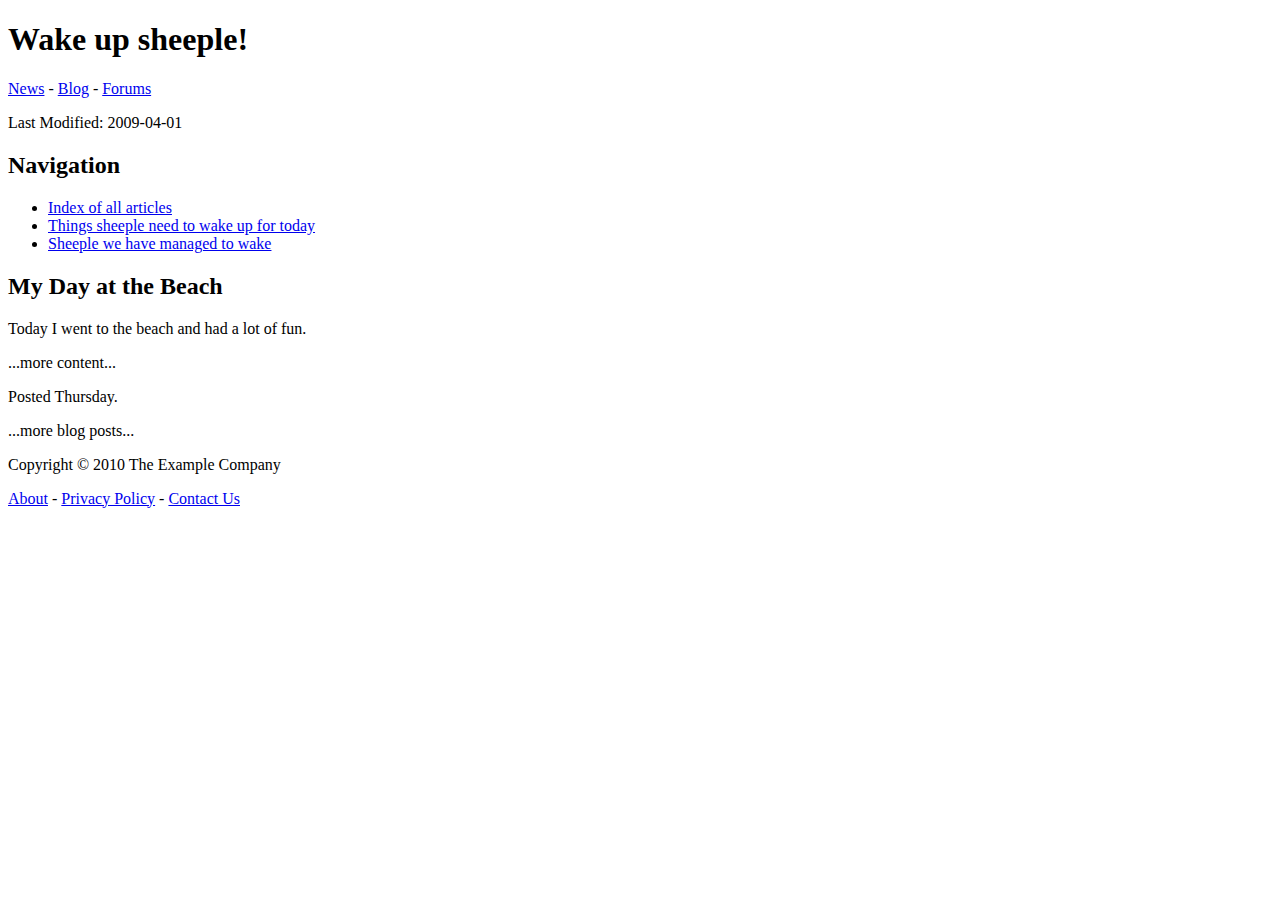
<file: teste.html>
<!DOCTYPE html>
<html lang="en">
  <head>
    <meta charset="UTF-8" />
    <meta name="viewport" content="width=device-width, initial-scale=1.0" />
    <title>Document</title>
  </head>
  <body itemscope itemtype="http://schema.org/Blog">
    <header>
      <h1>Wake up sheeple!</h1>
      <p><a href="news.html">News</a> - <a href="blog.html">Blog</a> - <a href="forums.html">Forums</a></p>
      <p>Last Modified: <span itemprop="dateModified">2009-04-01</span></p>
      <nav>
        <h2>Navigation</h2>
        <ul>
          <li><a href="articles.html">Index of all articles</a></li>
          <li><a href="today.html">Things sheeple need to wake up for today</a></li>
          <li><a href="successes.html">Sheeple we have managed to wake</a></li>
        </ul>
      </nav>
    </header>
    <main>
      <article itemprop="blogPosts" itemscope itemtype="http://schema.org/BlogPosting">
        <header>
          <h2 itemprop="headline">My Day at the Beach</h2>
        </header>
        <div itemprop="articleBody">
          <p>Today I went to the beach and had a lot of fun.</p>
          ...more content...
        </div>
        <footer>
          <p>Posted <time itemprop="datePublished" datetime="2009-10-10">Thursday</time>.</p>
        </footer>
      </article>
      ...more blog posts...
    </main>
    <footer>
      <p>
        Copyright ©
        <span itemprop="copyrightYear">2010</span>
        <span itemprop="copyrightHolder">The Example Company</span>
      </p>
      <p><a href="about.html">About</a> - <a href="policy.html">Privacy Policy</a> - <a href="contact.html">Contact Us</a></p>
    </footer>
  </body>
</html>
</file>
<file: assets/css/style.css>
@import url("https://fonts.googleapis.com/css2?family=Roboto:ital,wght@0,100..900;1,100..900&display=swap");

* {
  font-family: "Roboto", "Arial", sans-serif;
  box-sizing: border-box;
  margin: 0;
  padding: 0;
  --primary-color: rgba(114, 72, 48, 1);
  --secondary-color: rgba(191, 137, 107, 1);
  --tertiary-color: rgba(216, 197, 186, 1);
  --quaternary-color: rgba(242, 237, 234, 1);
  --quinary-color: rgba(12, 12, 12, 1);
  --transparent-color: rgba(0, 0, 0, 0);
  --mask-color: rgba(0, 0, 0, 0.2);
}

html {
  scroll-padding-top: 98px;
  scroll-behavior: smooth;
}

body {
  min-height: 100%;
  background-color: var(--quaternary-color);
  color: var(--quinary-color);
  display: block;
}

ul {
  list-style: none;
}

a {
  color: var(--primary-color);
  text-decoration: none;
  transition: text-decoration 0.6s ease;
}

a:hover {
  text-decoration: underline;
}

.row-start-between {
  display: flex;
  flex-direction: row;
  align-items: flex-start;
  justify-content: space-between;
}

.row-start-start {
  display: flex;
  flex-direction: row;
  align-items: flex-start;
  justify-content: flex-start;
}

.row-start-end {
  display: flex;
  flex-direction: row;
  align-items: flex-start;
  justify-content: flex-end;
}

.row-center-center {
  display: flex;
  flex-direction: row;
  align-items: center;
  justify-content: center;
}

.row-center-between {
  display: flex;
  flex-direction: row;
  align-items: center;
  justify-content: space-between;
}

.column-start-center {
  display: flex;
  flex-direction: column;
  align-items: flex-start;
  justify-content: center;
}

.column-start-start {
  display: flex;
  flex-direction: column;
  align-items: flex-start;
  justify-content: flex-start;
}

.grow-center-start {
  display: flex;
  flex-direction: row;
  align-items: center;
  justify-content: flex-start;
  flex-grow: 1;
}

.grow-center-center {
  display: flex;
  flex-direction: row;
  align-items: center;
  justify-content: center;
  flex-grow: 3;
}

.grow-center-end {
  display: flex;
  flex-direction: row;
  align-items: center;
  justify-content: flex-end;
  flex-grow: 1;
}

.grow-column-end {
  display: flex;
  flex-direction: column;
  align-items: center;
  justify-content: flex-end;
  flex-grow: 1;
}

header {
  margin: 0;
  padding: 0 16px;
  min-width: 100%;
  min-height: 66px;
  max-height: 66px;
  box-shadow: 0 4px 6px var(--mask-color);
  background-color: var(--quaternary-color);
  display: block;
  position: fixed;
  top: 0;
  left: 0;
  z-index: 1000;
}

header .content {
  margin: 8px 0;
  padding: 0;
  min-height: 50px;
  max-height: 50px;
  background-color: var(--transparent-color);
}

header .start {
  margin: 0;
  padding: 0;
  max-width: 17%;
}

header .navbar {
  margin: 0;
  padding: 0;
  min-height: 50px;
  max-height: 50px;
}

header .menu {
  margin: 0;
  padding: 0;
  min-width: 50px;
  max-width: 50px;
  min-height: 50px;
  max-height: 50px;
  background-color: var(--transparent-color);
  border-radius: 50%;
  transition: background-color 0.6s ease;
  cursor: pointer;
}

header .menu:hover {
  background-color: var(--mask-color);
}

header .menu img {
  margin: 0;
  padding: 0;
  width: 20px;
  height: 20px;
}

header .logo {
  margin: 0;
  padding: 0;
  min-width: min-content;
  max-width: max-content;
  min-height: 50px;
  max-height: 50px;
  background-color: var(--transparent-color);
  cursor: pointer;
}

header .logo img {
  margin: 0;
  padding: 0;
  width: auto;
  height: 50px;
}

header .center {
  margin: 0;
  padding: 0;
  max-width: 66%;
  min-height: 50px;
  max-height: 50px;
}

header .searchbox {
  margin: 0;
  padding: 0 16px;
  width: 100%;
  min-height: 50px;
  max-height: 50px;
}

header .input {
  margin: 0;
  padding: 0 16px 0 16px;
  width: 100%;
  min-height: 50px;
  max-height: 50px;
  box-shadow: inset 0 1px 2px var(--mask-color);
  background-color: var(--quaternary-color);
  border: 1px solid;
  border-right: 0;
  border-color: var(--mask-color);
  border-radius: 40px 0 0 40px;
  cursor: text;
}

header form {
  margin: 0;
  padding: 0;
  width: 100%;
  display: flex;
}

header input {
  margin: 0;
  padding: 1px 0;
  width: 100%;
  min-height: 50px;
  max-height: 50px;
  box-shadow: none;
  background-color: var(--transparent-color);
  color: var(--quinary-color);
  outline: none;
  font-size: 16px;
  font-weight: 400;
  border: none;
}

header label {
  margin: 0;
  padding: 16px;
}

header .keyboard {
  margin: 0;
  padding: 0;
  min-width: min-content;
  max-width: max-content;
  min-height: 50px;
  max-height: 50px;
  background-color: var(--transparent-color);
  cursor: pointer;
}

header .keyboard img {
  margin: 0;
  padding: 0;
  width: auto;
  height: 11px;
}

header .button {
  margin: 0;
  padding: 0;
  min-width: 64px;
  max-width: 64px;
  min-height: 50px;
  max-height: 50px;
  background-color: var(--quaternary-color);
  border: 1px solid;
  border-color: var(--mask-color);
  border-radius: 0 40px 40px 0;
  transition: background-color 0.6s ease;
  cursor: pointer;
}

header .button:hover {
  background-color: var(--mask-color);
}

header .button img {
  margin: 0;
  padding: 0;
  width: auto;
  height: 24px;
}

header .feedback img {
  margin: 0;
  padding: 0;
  width: auto;
  height: 24px;
}

header .end {
  margin: 0;
  padding: 0;
  max-width: 17%;
  min-height: 50px;
  max-height: 50px;
}

header .login {
  margin: 0;
  padding: 0;
  min-height: 50px;
  max-height: 50px;
  gap: 15px;
}

main {
  margin: 0;
  margin-top: 98px;
  padding: 0 16px;
  min-width: 100%;
  display: block;
  background-color: var(--quaternary-color);
}

main .content {
  margin: 0;
  padding: 0;
  background-color: var(--transparent-color);
}

main .start {
  margin: 0;
  padding: 0;
  max-width: 17%;
  position: sticky;
  top: 66px;
}

main .navbar {
  margin: 0;
  padding: 0;
}

main .anchors,
main .menu {
  margin: 0;
  padding: 32px 0 0 32px;
}

main .primary {
  margin: 0;
  padding: 0;
  width: 100%;
  min-height: 32px;
  max-height: 32px;
  border-bottom: 1px solid;
  border-color: var(--mask-color);
}

main .secondary {
  margin: 0;
  padding: 0;
  width: 100%;
}

main .anchors ul,
main .menu ul {
  margin: 0;
  padding: 0;
  padding-top: 2px;
  width: 100%;
  border-bottom: 1px solid;
  border-color: var(--mask-color);
}

main .anchors li,
main .menu li {
  margin: 0;
  padding: 0;
  width: 100%;
  min-height: 24px;
  max-height: 24px;
}

main .anchors .submenu,
main .menu .submenu {
  padding-left: 16px;
}

main .anchors .primary h1,
main .anchors .inicio li a,
main .menu .primary h1,
main .menu .inicio li a {
  font-size: 16px;
  font-weight: 900;
  color: var(--quinary-color);
}

main .center {
  margin: 0;
  padding: 0;
  max-width: 66%;
}

main article {
  margin: 0;
  padding: 0;
  width: 100%;
}

main article p {
  margin: 0;
  padding: 0;
  padding-top: 5px;
  text-indent: 40px;
  text-align: left;
}

main .articles {
  margin: 0;
  padding: 0;
  width: 100%;
}

main figure {
  margin: 0;
  padding: 16px;
  max-width: 25%;
  min-width: 25%;
  border: 1px solid;
  border-color: var(--mask-color);
  background-color: var(--tertiary-color);
  display: table;
  text-align: left;
}

#figure-left {
  margin: 8px 16px 16px 0;
  float: left;
}

#figure-right {
  margin: 8px 0 16px 16px;
  float: right;
}

main figure img {
  margin: 0;
  padding: 0;
  max-width: 100%;
}

main figcaption {
  margin: 0;
  padding: 0;
  text-align: left;
  font-size: 16px;
  font-weight: 200;
  font-style: italic;
  display: table-caption;
  caption-side: bottom;
}

main .top {
  margin: 0;
  padding: 0;
  width: 100%;
  min-height: 32px;
  max-height: 32px;
  border-bottom: 1px solid;
  border-color: var(--mask-color);
}

main .top .left {
  margin: 0;
  padding: 0;
  width: 100%;
  min-height: 32px;
  max-height: 32px;
}

main .top .right {
  margin: 0;
  padding: 0;
  width: 100%;
  min-height: 32px;
  max-height: 32px;
}

main .top .right ul {
  margin: 0;
  padding: 0;
  width: 100px;
  min-height: 32px;
  max-height: 32px;
  background-color: var(--transparent-color);
  transition: background-color 0.6s ease;
  cursor: pointer;
}

main .top .right ul:hover {
  background-color: var(--mask-color);
}

main .top .right ul li a {
  text-decoration: none;
}

main .middle {
  margin: 0;
  padding: 0;
  width: 100%;
  min-height: 32px;
  max-height: 32px;
  border-bottom: 1px solid;
  border-color: var(--mask-color);
}

main .middle .left {
  margin: 0;
  padding: 0;
  width: 100%;
  min-height: 32px;
  max-height: 32px;
  gap: 15px;
}

main .middle ul {
  margin: 0;
  padding: 0;
  min-height: 32px;
  max-height: 32px;
  border-bottom: 2px solid var(--transparent-color);
  transition: border-bottom 0.6s ease;
  cursor: pointer;
}

main .middle ul:hover {
  border-bottom: 2px solid var(--secondary-color);
}

main .middle ul li a {
  text-decoration: none;
}

main .middle .right {
  margin: 0;
  padding: 0;
  width: 100%;
  min-height: 32px;
  max-height: 32px;
  gap: 15px;
}

main .top h1 {
  font-size: 24px;
  font-weight: 400;
}

main .botton {
  margin: 0;
  margin-bottom: 32px;
  padding: 0;
  width: 100%;
}

main .end {
  margin: 0;
  padding: 0;
  max-width: 17%;
  position: sticky;
  top: 66px;
}

footer {
  margin: 0;
  padding: 0 16px;
  min-width: 100%;
  display: block;
  background-color: var(--quaternary-color);
}

footer .content {
  margin: 0;
  padding: 0 32px 0 32px;
  min-width: 100%;
  background-color: var(--transparent-color);
  font-size: 12px;
  display: flex;
  flex-direction: column;
  align-items: flex-start;
  justify-content: flex-start;
  gap: 6px;
}

footer .start {
  margin: 0;
  padding: 0;
  padding-top: 6px;
  min-width: 100%;
  border-top: 1px solid;
  border-color: var(--mask-color);
  display: flex;
  flex-direction: row;
  align-items: center;
  justify-content: flex-start;
}

footer .center {
  margin: 0;
  padding: 0;
  min-width: 100%;
  display: flex;
  flex-direction: row;
  align-items: center;
  justify-content: flex-start;
}

footer .end {
  margin: 0;
  margin-top: -16px;
  padding: 0;
  display: flex;
  flex-direction: row;
  align-items: center;
  justify-content: flex-end;
}

footer aside {
  margin: 0;
  padding: 0;
  width: 100%;
  gap: 15px;
}

footer figure {
  margin: 0;
  padding: 0;
  max-width: fit-content;
}

footer figure img {
  margin: 0;
  max-width: 100px;
  border: 1px solid;
  border-color: var(--mask-color);
  cursor: pointer;
}
</file>
